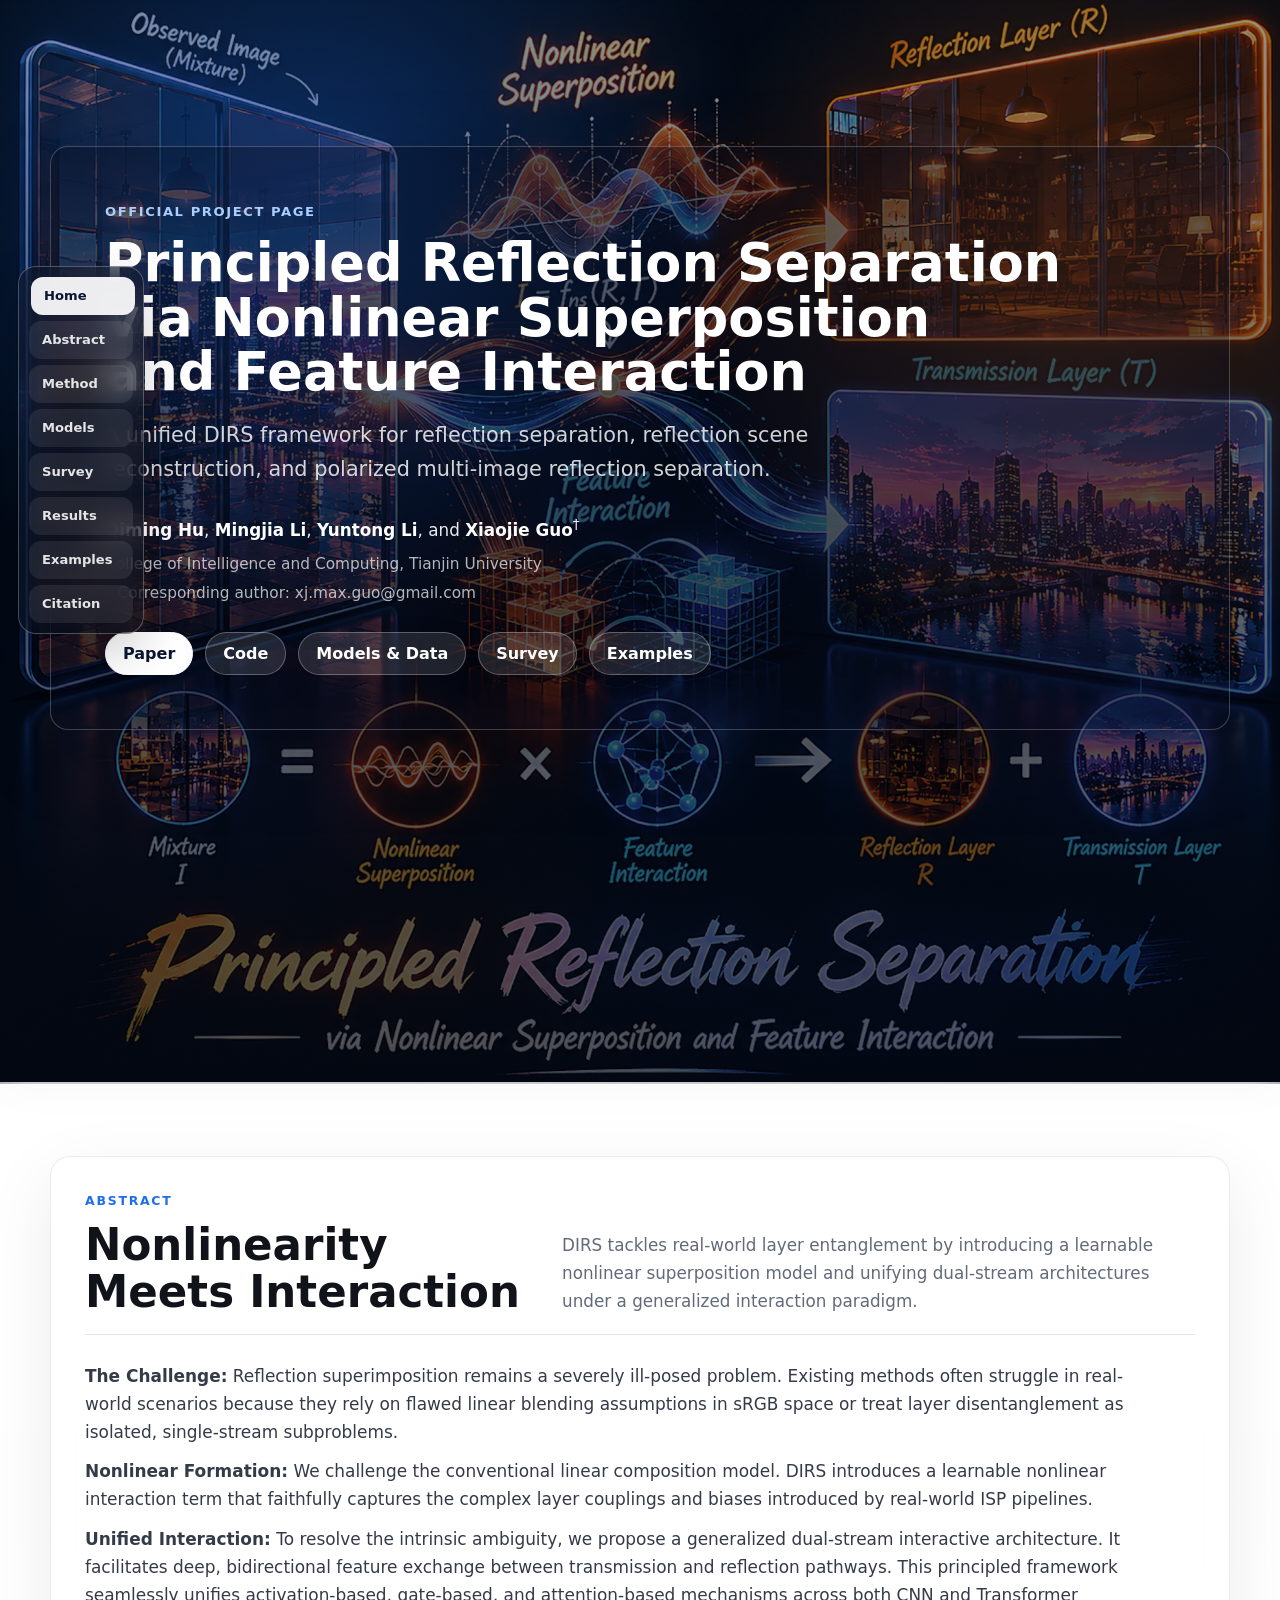
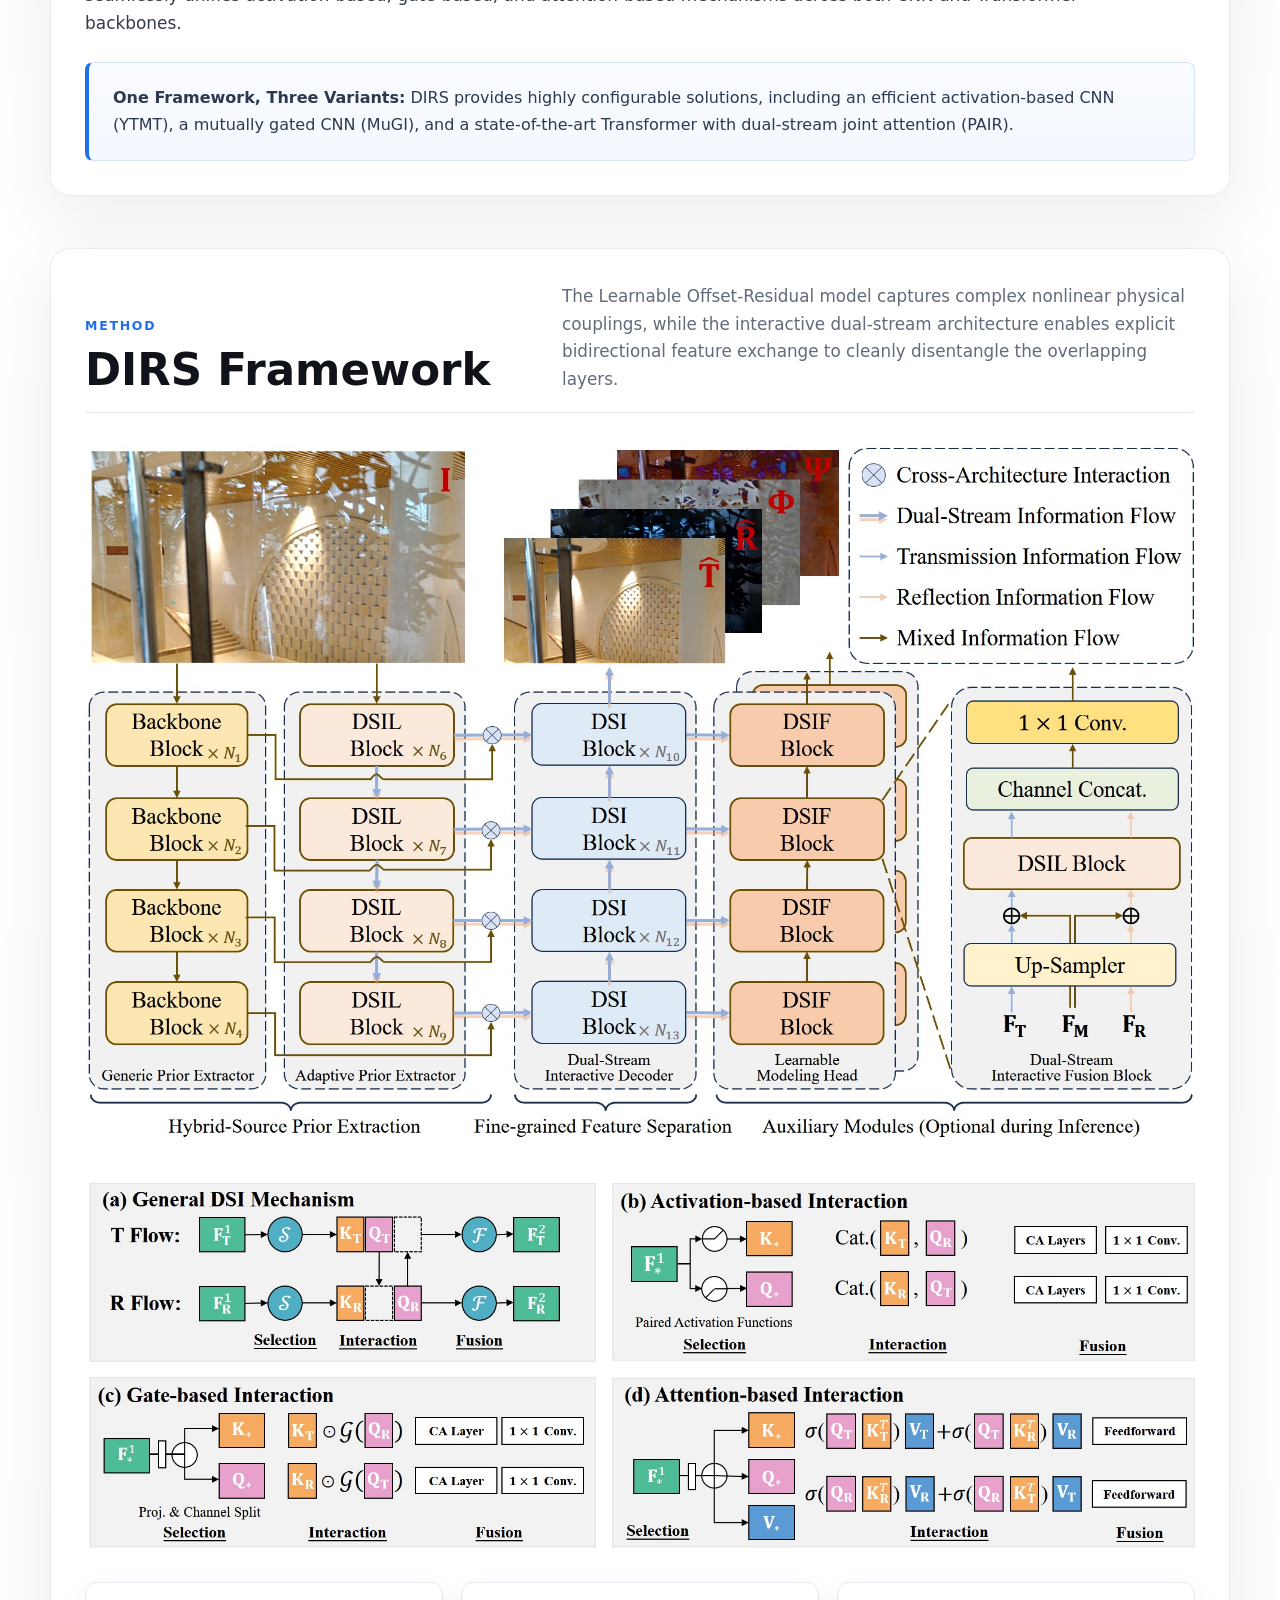
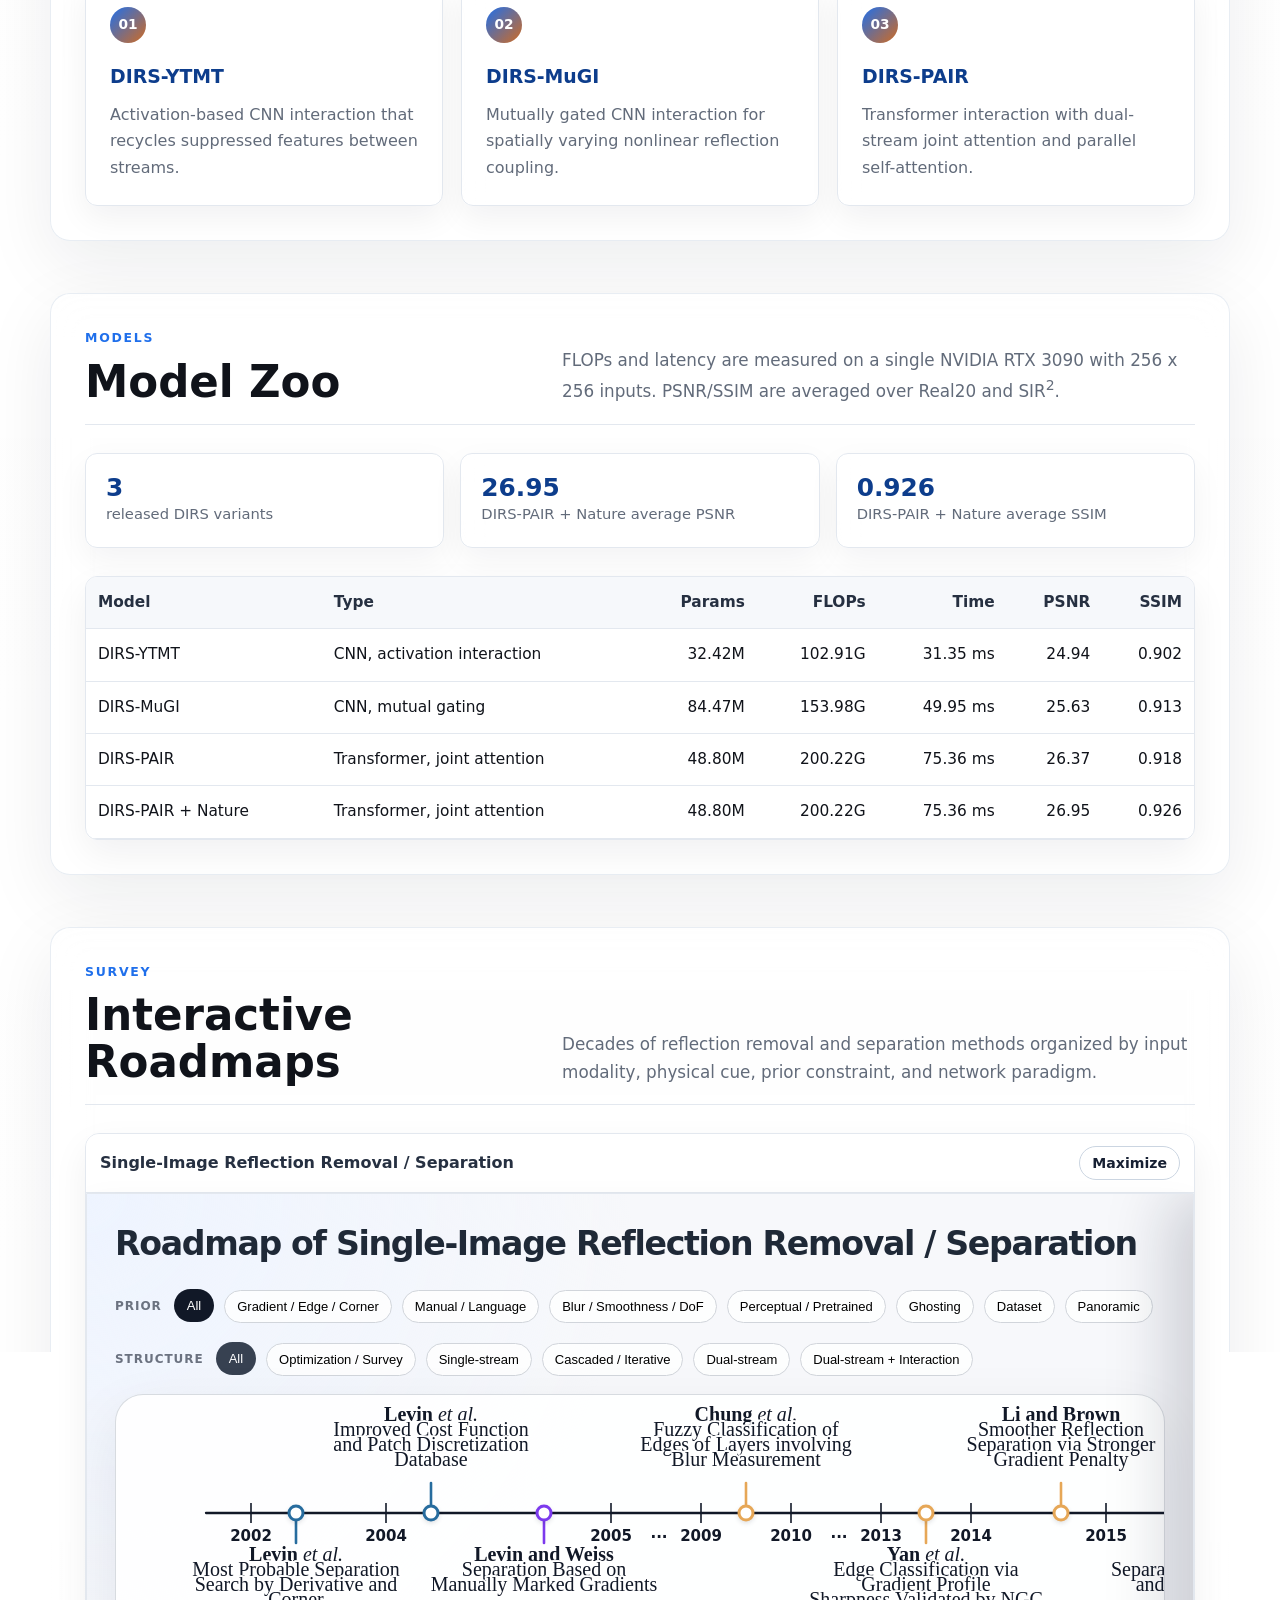
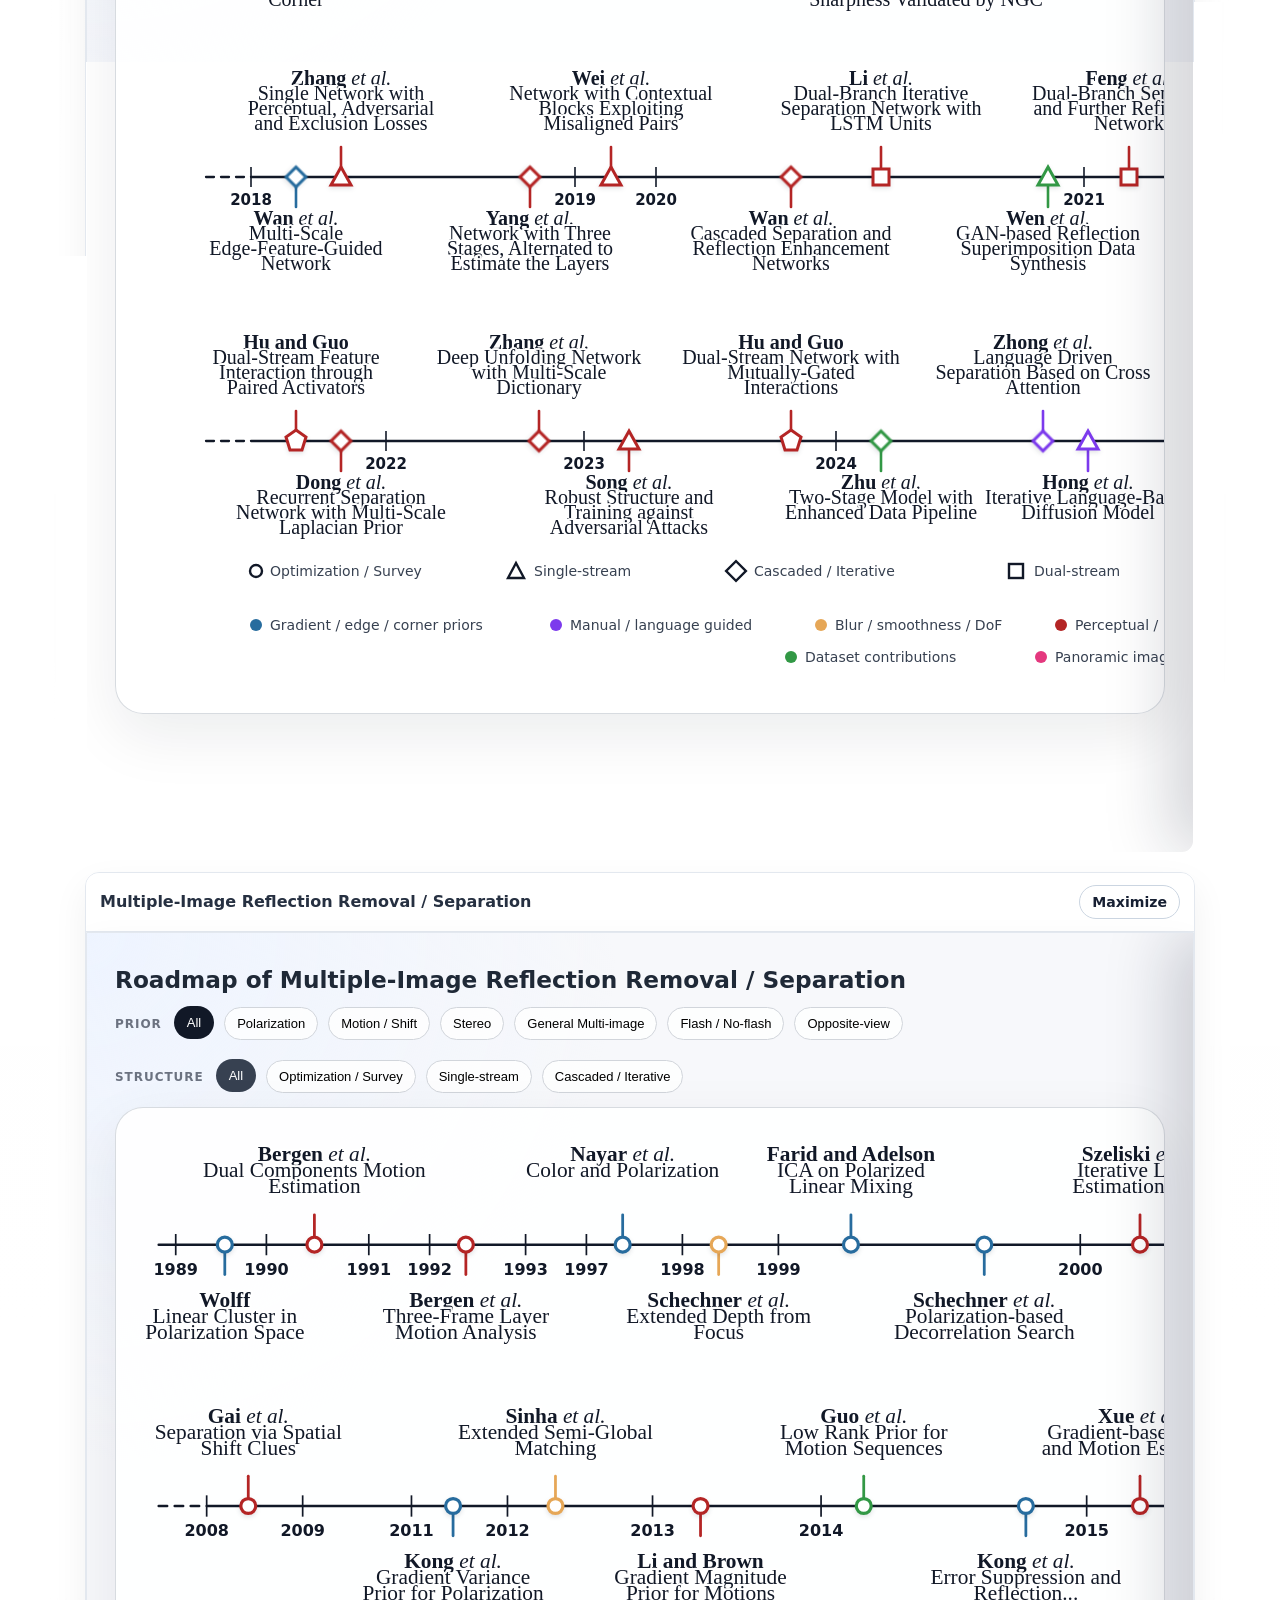
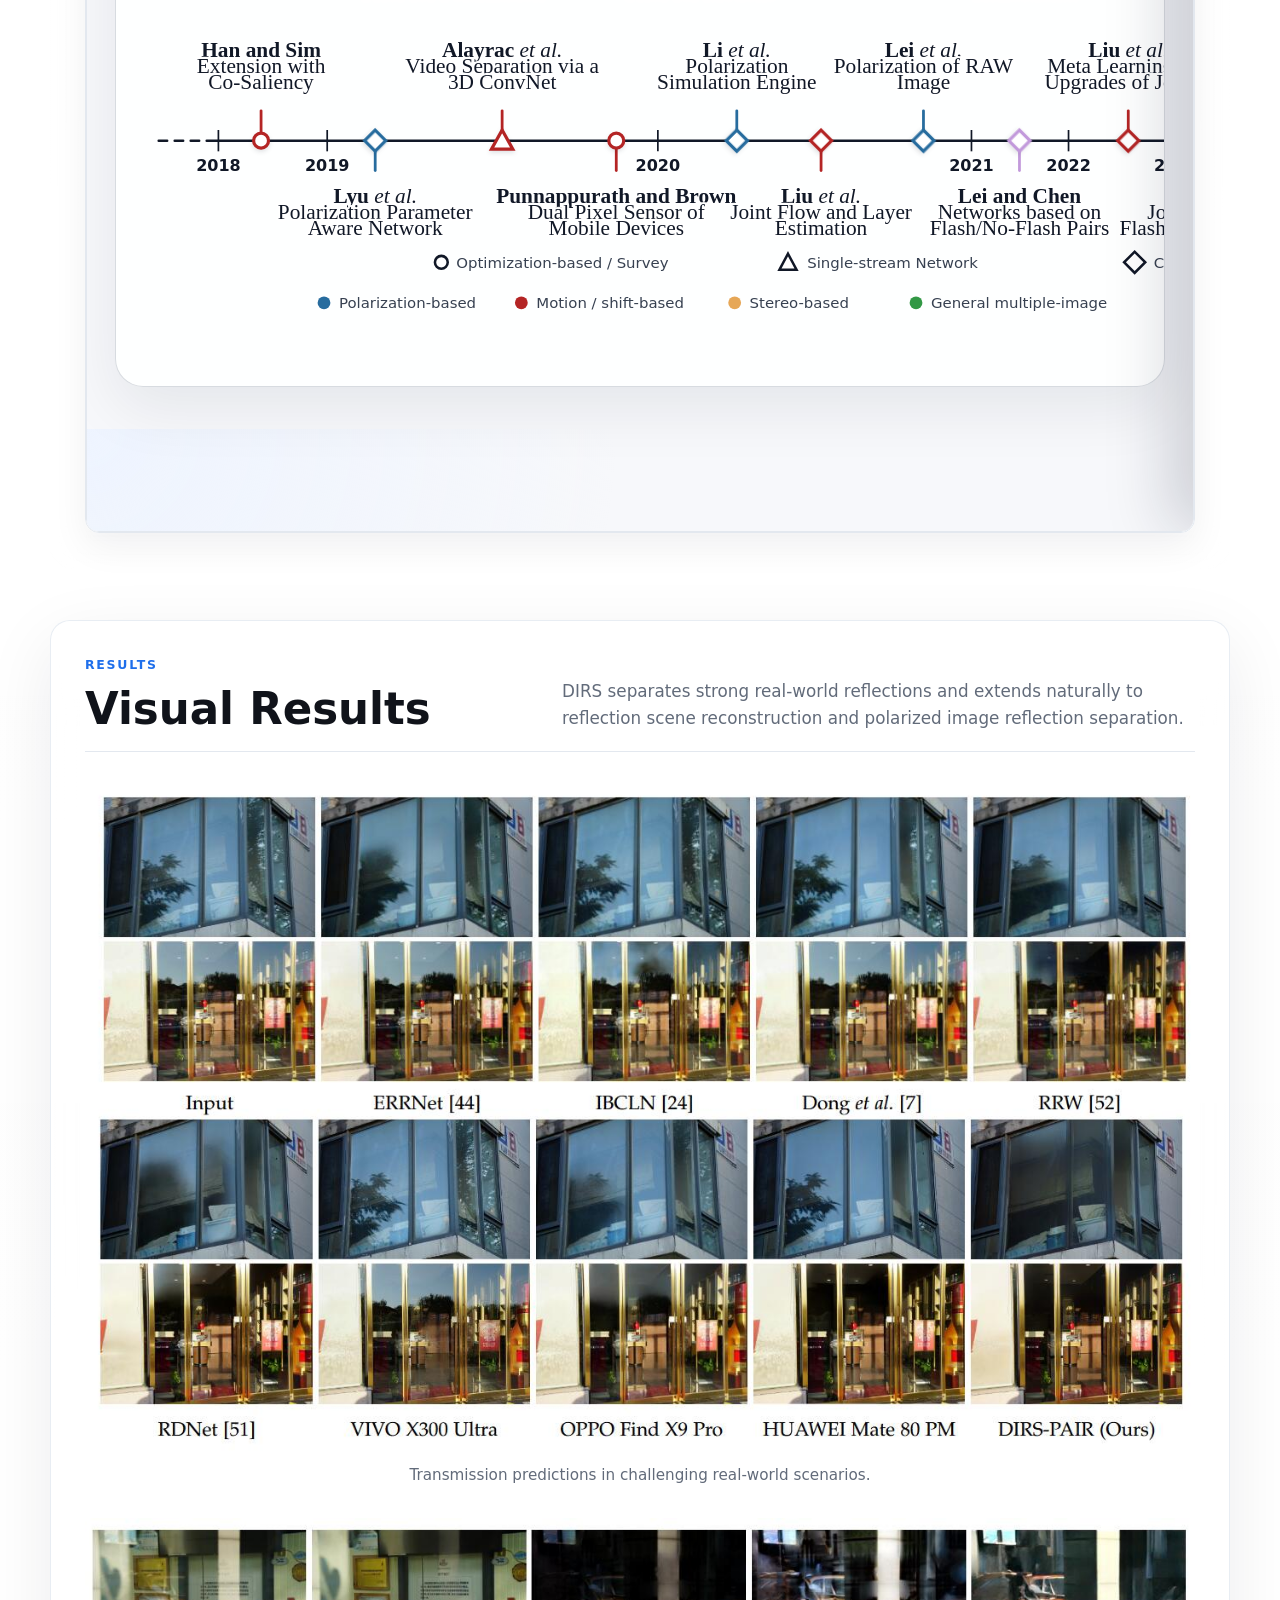
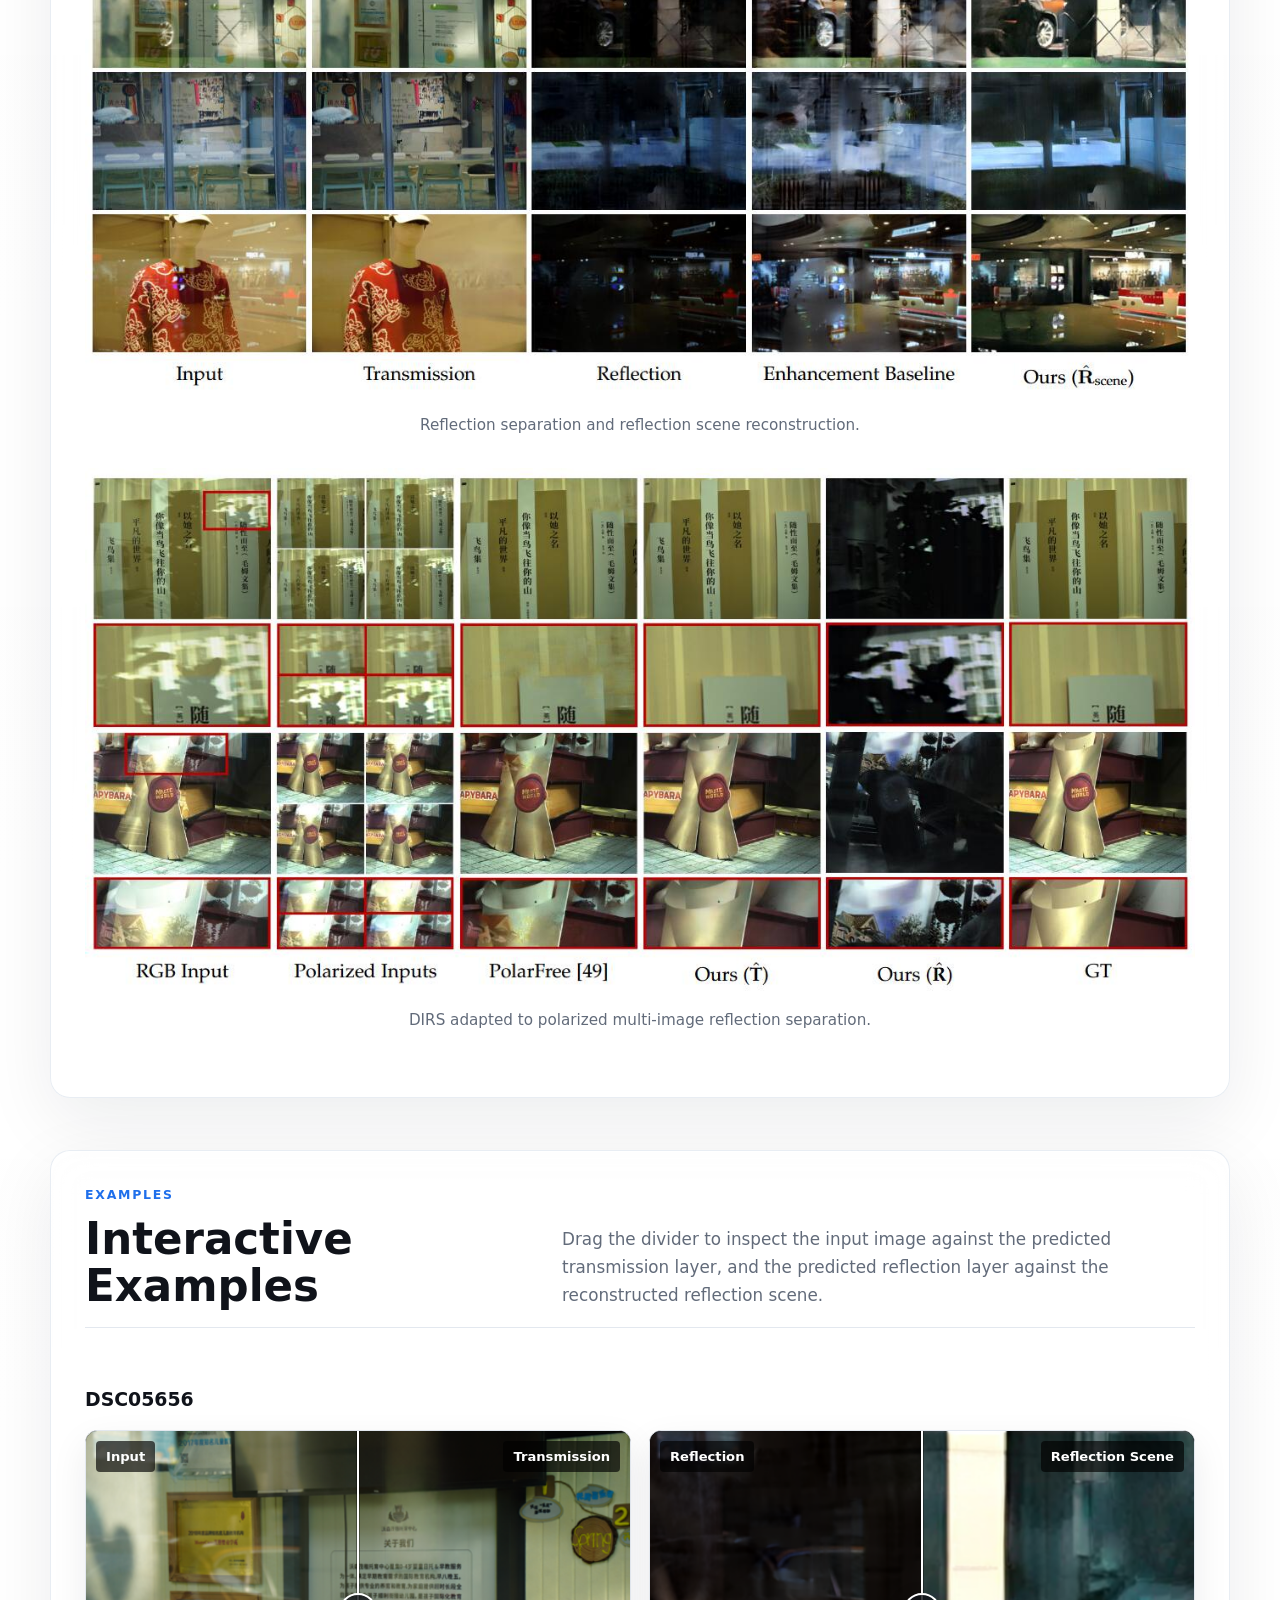
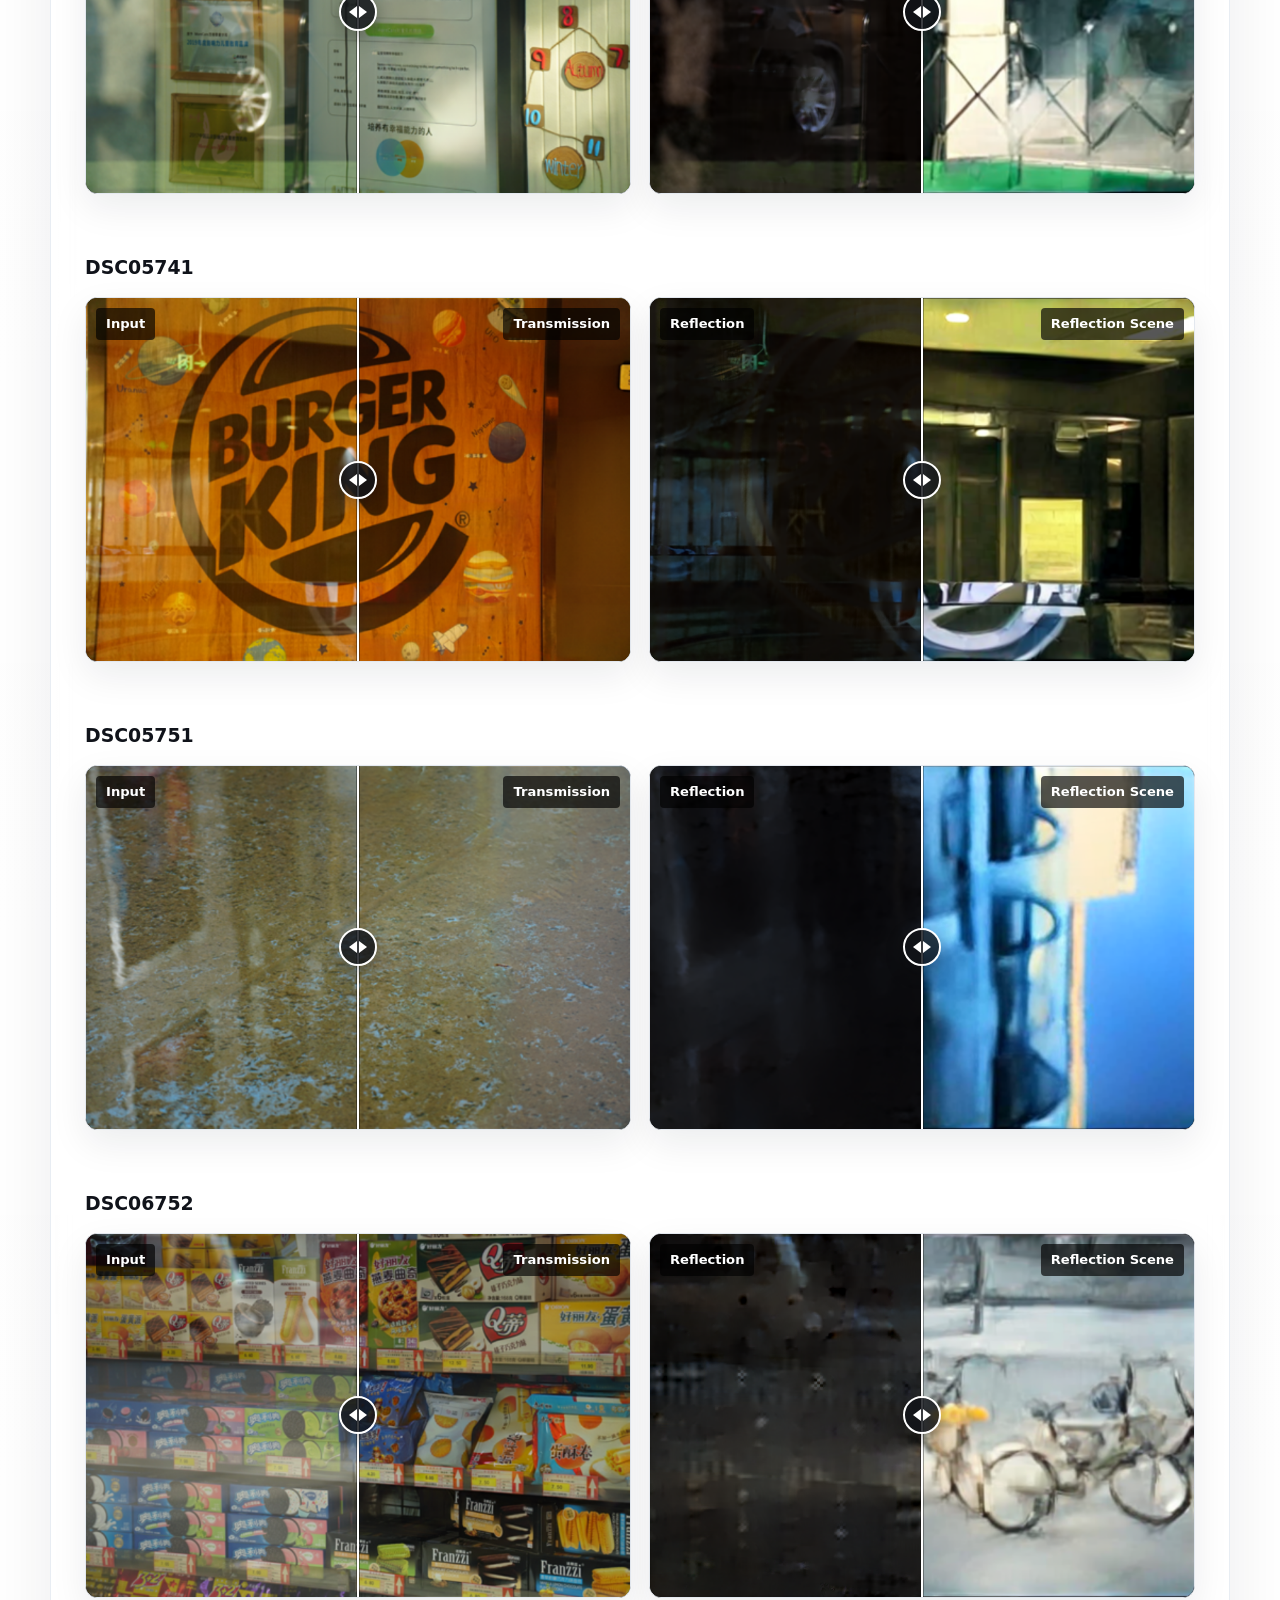
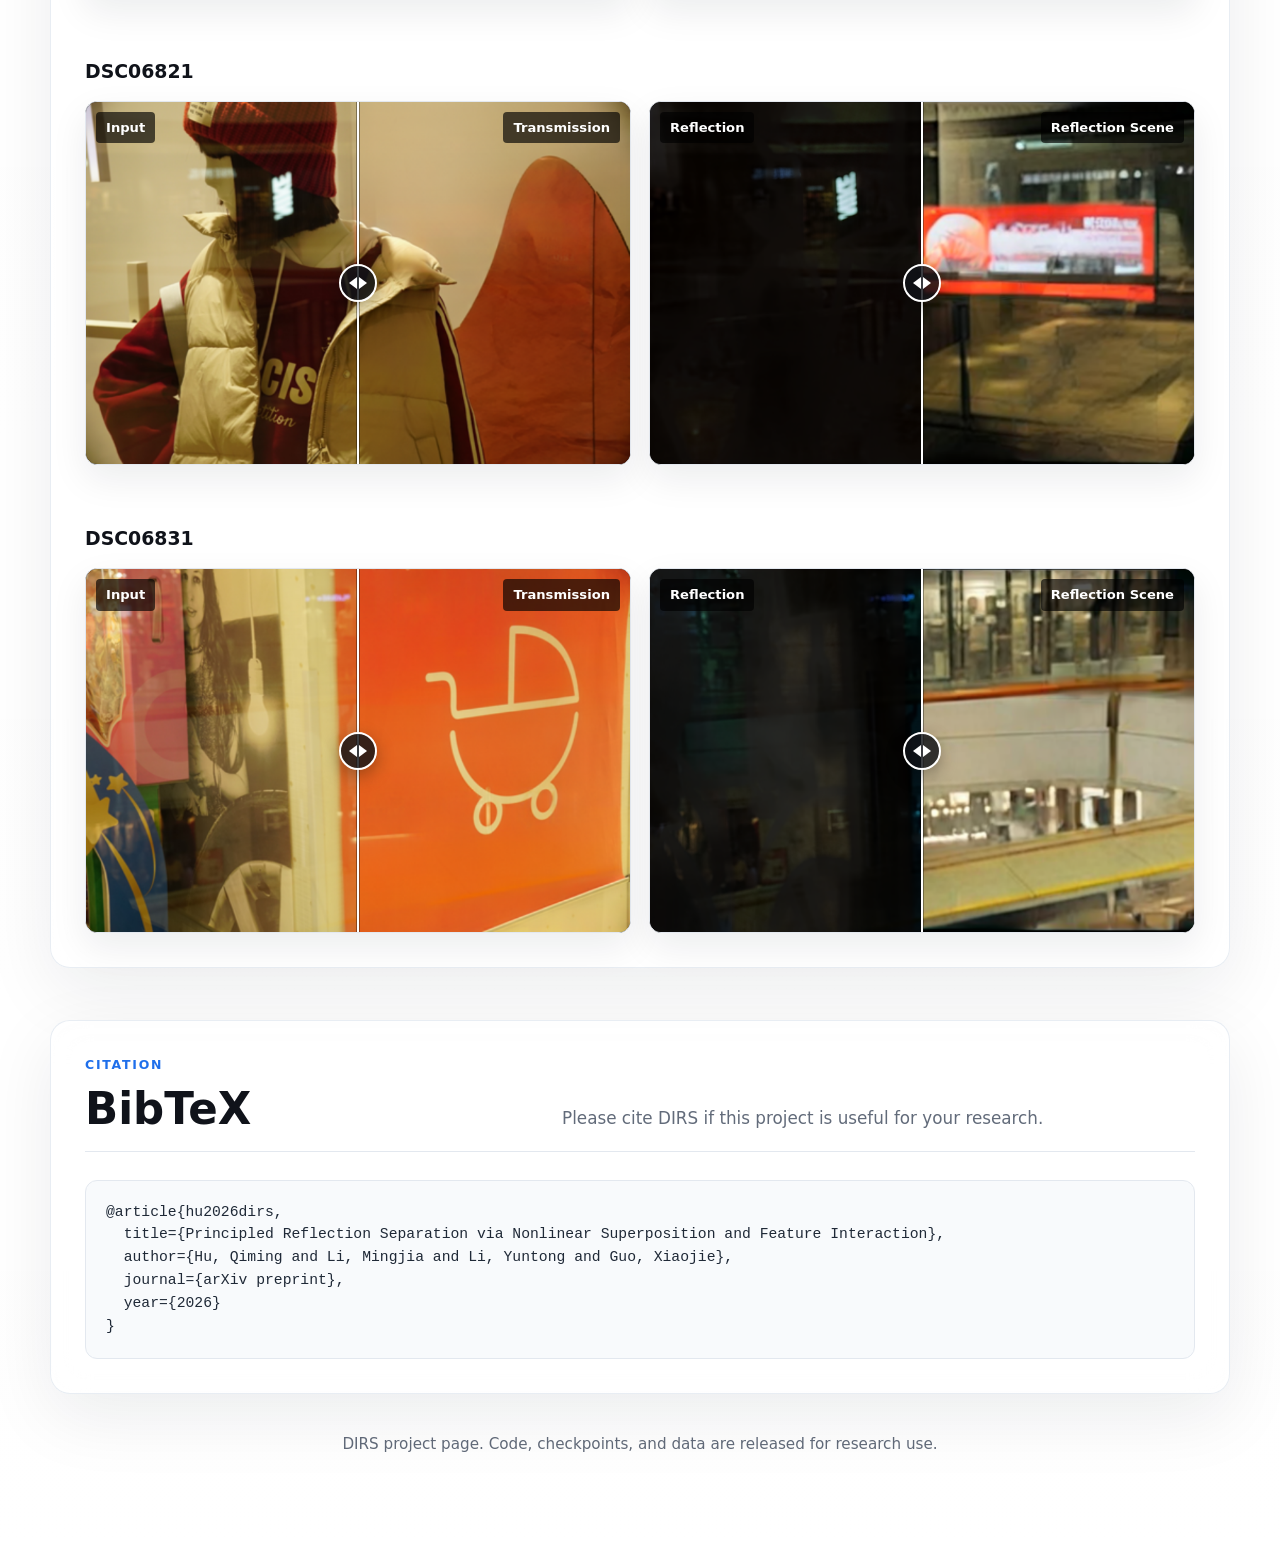
<file: index.html>
<!DOCTYPE html>
<html lang="en">
<head>
  <meta charset="UTF-8">
  <meta name="viewport" content="width=device-width, initial-scale=1.0">
  <title>DIRS: Principled Reflection Separation</title>
  <style>
    :root {
      --ink: #10131a;
      --muted: #626b7a;
      --line: #e3e8ef;
      --paper: #ffffff;
      --soft: #f6f8fb;
      --soft-blue: #eef5ff;
      --accent: #1f6feb;
      --accent-deep: #0d3d8c;
      --orange: #d06b22;
    }

    * {
      box-sizing: border-box;
    }

    html {
      scroll-behavior: smooth;
      background: var(--paper);
    }

    body {
      margin: 0;
      color: var(--ink);
      background: var(--paper);
      font-family: Inter, ui-sans-serif, system-ui, -apple-system, BlinkMacSystemFont, "Segoe UI", Roboto, Helvetica, Arial, sans-serif;
      line-height: 1.65;
    }

    a {
      color: var(--accent);
      text-decoration: none;
    }

    a:hover {
      text-decoration: underline;
    }

    .ambient-bg {
      position: absolute;
      inset: 0;
      z-index: 0;
      overflow: hidden;
      background: var(--paper);
      opacity: 1;
      pointer-events: none;
      transition: opacity 220ms linear;
    }

    .ambient-bg img {
      position: relative;
      z-index: 0;
      display: block;
      width: 100vw;
      max-width: none;
      height: auto;
      min-height: 100vh;
      object-fit: cover;
      object-position: top center;
    }

    .hero-shade {
      position: absolute;
      top: 0;
      left: 0;
      right: 0;
      height: var(--ambient-image-height, 100%);
      z-index: 1;
      background:
        radial-gradient(circle at 24% 18%, rgba(31,111,235,0.34), transparent 34%),
        radial-gradient(circle at 84% 26%, rgba(208,107,34,0.28), transparent 30%),
        linear-gradient(180deg, rgba(3,7,18,0.42), rgba(3,7,18,0.60) 58%, rgba(3,7,18,0.70));
      pointer-events: none;
      transition:
        opacity 780ms cubic-bezier(.22,.61,.36,1),
        filter 780ms cubic-bezier(.22,.61,.36,1);
    }

    body.immersive .hero-shade {
      opacity: 0;
      filter: blur(12px);
    }

    .hero {
      position: relative;
      min-height: var(--hero-scroll-height, 100vh);
      overflow: visible;
      background: var(--paper);
      isolation: isolate;
    }

    .hero::after {
      content: "";
      position: absolute;
      left: 0;
      right: 0;
      bottom: 0;
      height: min(28vh, 260px);
      z-index: 2;
      background: linear-gradient(180deg, rgba(255,255,255,0), var(--paper));
      pointer-events: none;
      opacity: var(--hero-fade-opacity, 0);
      transition: opacity 780ms cubic-bezier(.22,.61,.36,1);
    }

    body.immersive .hero::after {
      opacity: 0;
    }

    .hero-shell {
      position: sticky;
      top: 0;
      z-index: 3;
      width: min(1180px, calc(100% - 40px));
      height: 100vh;
      min-height: 100vh;
      margin: 0 auto;
      display: grid;
      align-items: center;
      padding: 72px 0 96px;
      pointer-events: none;
    }

    .hero-panel {
      width: 100%;
      padding: clamp(24px, 5vw, 54px);
      border: 1px solid rgba(255,255,255,0.22);
      border-radius: 18px;
      color: #fff;
      background: rgba(6, 11, 24, 0.34);
      box-shadow: 0 24px 80px rgba(0, 0, 0, 0.24);
      backdrop-filter: blur(10px);
      pointer-events: auto;
    }

    .content-layer {
      position: relative;
      z-index: 2;
      transition:
        opacity 780ms cubic-bezier(.22,.61,.36,1),
        transform 780ms cubic-bezier(.22,.61,.36,1),
        filter 780ms cubic-bezier(.22,.61,.36,1);
      will-change: opacity, transform, filter;
    }

    .hero-shell.content-layer {
      position: sticky;
      top: 0;
      z-index: 3;
    }

    body.immersive .content-layer {
      opacity: 0;
      transform: translateY(32px) scale(0.985);
      filter: blur(12px) saturate(0.82);
      pointer-events: none;
    }

    .background-toggle-hint {
      position: fixed;
      left: 50%;
      bottom: 26px;
      z-index: 20;
      padding: 8px 13px;
      border-radius: 999px;
      color: rgba(255,255,255,0.78);
      background: rgba(5, 7, 11, 0.34);
      backdrop-filter: blur(12px);
      font-size: 0.78rem;
      opacity: 0;
      transform: translate(-50%, 10px);
      transition: opacity 520ms ease, transform 520ms ease;
      pointer-events: none;
    }

    body.immersive .background-toggle-hint {
      opacity: 1;
      transform: translate(-50%, 0);
    }

    .side-nav {
      position: fixed;
      left: 18px;
      top: 50%;
      z-index: 60;
      display: flex;
      flex-direction: column;
      gap: 6px;
      padding: 10px;
      border: 1px solid rgba(255,255,255,0.26);
      border-radius: 18px;
      background: rgba(7, 12, 26, 0.42);
      box-shadow: 0 18px 46px rgba(0,0,0,0.18);
      backdrop-filter: blur(16px) saturate(1.1);
      transform: translateY(-50%);
      transition: opacity 520ms ease, transform 520ms ease;
    }

    body.immersive .side-nav {
      opacity: 0;
      transform: translate(-18px, -50%);
      pointer-events: none;
    }

    .side-nav a {
      display: flex;
      align-items: center;
      justify-content: flex-start;
      min-width: 104px;
      height: 38px;
      padding: 0 13px;
      border-radius: 12px;
      color: rgba(255,255,255,0.88);
      background: rgba(255,255,255,0.08);
      font-size: 0.82rem;
      font-weight: 800;
      text-decoration: none;
      transition: background 180ms ease, color 180ms ease, transform 180ms ease;
    }

    .side-nav a:hover,
    .side-nav a.active {
      color: #0a1631;
      background: rgba(255,255,255,0.92);
      transform: translateX(2px);
      text-decoration: none;
    }

    .kicker {
      margin: 0 0 14px;
      color: #a9cdfc;
      text-transform: uppercase;
      letter-spacing: 0.12em;
      font-size: 0.82rem;
      font-weight: 800;
    }

    .hero-panel h2 {
      margin: 0 0 18px;
      font-size: clamp(1.9rem, 4.1vw, 3.85rem);
      line-height: 1.04;
      letter-spacing: 0;
      font-weight: 820;
    }

    .hero-panel h2 span {
      display: block;
      white-space: nowrap;
    }

    .subtitle {
      max-width: 850px;
      margin: 0 0 26px;
      color: rgba(255,255,255,0.82);
      font-size: clamp(1.02rem, 2vw, 1.3rem);
    }

    .authors {
      margin: 0 0 8px;
      color: rgba(255,255,255,0.92);
      font-size: 1.05rem;
    }

    .authors a {
      color: #fff;
      font-weight: 720;
    }

    .affiliation {
      margin: 0 0 26px;
      color: rgba(255,255,255,0.70);
      font-size: 0.96rem;
    }

    .affiliation .corresponding {
      display: block;
      margin-top: 4px;
      color: inherit;
      font-size: inherit;
    }

    .links {
      display: flex;
      flex-wrap: wrap;
      gap: 12px;
    }

    .links a {
      display: inline-flex;
      align-items: center;
      min-height: 43px;
      padding: 0 17px;
      border: 1px solid rgba(255,255,255,0.28);
      border-radius: 999px;
      color: #fff;
      background: rgba(255,255,255,0.11);
      font-weight: 760;
      box-shadow: 0 10px 28px rgba(0, 0, 0, 0.18);
    }

    .links a.primary {
      border-color: #fff;
      color: #0a1631;
      background: #fff;
    }

    .page {
      position: relative;
      z-index: 2;
      margin-top: -2px;
      background: linear-gradient(180deg, rgba(255,255,255,0.58), rgba(255,255,255,0.88) 72px, rgba(255,255,255,0.96));
      backdrop-filter: blur(18px) saturate(1.08);
    }

    .container {
      width: min(1180px, calc(100% - 40px));
      margin: 0 auto;
      padding: 74px 0 90px;
    }

    section {
      margin: 52px 0 0;
      padding: 34px;
      border: 1px solid rgba(226, 232, 240, 0.78);
      border-radius: 20px;
      background: rgba(255,255,255,0.70);
      box-shadow: 0 22px 70px rgba(15, 23, 42, 0.08);
      backdrop-filter: blur(18px) saturate(1.08);
    }

    section:first-child {
      margin-top: 0;
    }

    .section-head {
      display: grid;
      grid-template-columns: 0.7fr 1fr;
      gap: 34px;
      align-items: end;
      margin-bottom: 28px;
      padding-bottom: 18px;
      border-bottom: 1px solid var(--line);
    }

    .eyebrow {
      margin: 0 0 10px;
      color: var(--accent);
      text-transform: uppercase;
      letter-spacing: 0.14em;
      font-size: 0.78rem;
      font-weight: 820;
    }

    h2 {
      margin: 0;
      font-size: clamp(1.9rem, 3.4vw, 3rem);
      line-height: 1.08;
      letter-spacing: 0;
    }

    h3 {
      margin: 28px 0 14px;
      font-size: 1.18rem;
      letter-spacing: 0;
    }

    .section-lead {
      margin: 0;
      color: var(--muted);
      font-size: 1.05rem;
    }

    .abstract {
      max-width: 1070px;
      margin: 0 0 12px;
      color: #343b48;
      text-align: left;
      font-size: 1.06rem;
    }

    .callout {
      margin-top: 24px;
      padding: 22px 24px;
      border: 1px solid #d8e4f4;
      border-left: 4px solid var(--accent);
      border-radius: 8px;
      background: linear-gradient(180deg, #f9fbff, #f4f8ff);
      color: #2c3a4f;
    }

    .figure {
      margin: 30px auto;
      text-align: center;
    }

    .figure img {
      display: block;
      max-width: 100%;
      margin: 0 auto;
      border-radius: 12px;
      border: 1px solid var(--line);
      background: #fff;
      box-shadow: 0 16px 42px rgba(15, 23, 42, 0.08);
    }

    .figure.clean img {
      border: 0;
      border-radius: 0;
      box-shadow: none;
    }

    .caption {
      margin-top: 12px;
      color: var(--muted);
      font-size: 0.95rem;
    }

    .method-grid {
      display: grid;
      grid-template-columns: repeat(3, 1fr);
      gap: 18px;
      margin-top: 30px;
    }

    .method-card {
      position: relative;
      overflow: hidden;
      border: 1px solid var(--line);
      border-radius: 12px;
      padding: 24px;
      background: rgba(255,255,255,0.58);
      text-align: left;
      box-shadow: 0 12px 32px rgba(15, 23, 42, 0.06);
      backdrop-filter: blur(14px);
    }

    .method-card::before {
      content: attr(data-step);
      display: inline-grid;
      place-items: center;
      width: 36px;
      height: 36px;
      margin-bottom: 18px;
      border-radius: 50%;
      color: #fff;
      background: linear-gradient(135deg, var(--accent), var(--orange));
      font-weight: 800;
      font-size: 0.86rem;
    }

    .method-card h3 {
      margin: 0 0 10px;
      color: var(--accent-deep);
    }

    .method-card p {
      margin: 0;
      color: var(--muted);
    }

    .metric-strip {
      display: grid;
      grid-template-columns: repeat(3, 1fr);
      gap: 16px;
      margin: 28px 0;
    }

    .metric {
      padding: 20px;
      border-radius: 12px;
      border: 1px solid var(--line);
      background: rgba(255,255,255,0.66);
      box-shadow: 0 12px 32px rgba(15, 23, 42, 0.05);
      backdrop-filter: blur(14px);
    }

    .metric strong {
      display: block;
      color: var(--accent-deep);
      font-size: 1.55rem;
      line-height: 1.1;
    }

    .metric span {
      color: var(--muted);
      font-size: 0.92rem;
    }

    table {
      width: 100%;
      border-collapse: collapse;
      font-size: 0.96rem;
    }

    th, td {
      padding: 13px 12px;
      border-bottom: 1px solid var(--line);
      text-align: left;
      vertical-align: middle;
    }

    th {
      background: var(--soft);
      color: #263041;
      font-weight: 760;
    }

    td.num, th.num {
      text-align: right;
      font-variant-numeric: tabular-nums;
    }

    .table-wrap {
      overflow-x: auto;
      border: 1px solid var(--line);
      border-radius: 12px;
      background: rgba(255,255,255,0.74);
      box-shadow: 0 14px 36px rgba(15, 23, 42, 0.06);
      backdrop-filter: blur(14px);
    }

    .survey-frame {
      width: 100%;
      border: 1px solid var(--line);
      border-radius: 0 0 12px 12px;
      background: rgba(255,255,255,0.74);
      display: block;
      box-shadow: 0 14px 36px rgba(15, 23, 42, 0.06);
      backdrop-filter: blur(14px);
    }

    .roadmap-card {
      position: relative;
      margin-top: 18px;
      border: 1px solid var(--line);
      border-radius: 14px;
      overflow: hidden;
      background: rgba(255,255,255,0.72);
      box-shadow: 0 14px 36px rgba(15, 23, 42, 0.06);
      backdrop-filter: blur(14px);
    }

    .roadmap-bar {
      display: flex;
      align-items: center;
      justify-content: space-between;
      gap: 16px;
      padding: 12px 14px;
      border-bottom: 1px solid var(--line);
      background: rgba(255,255,255,0.66);
    }

    .roadmap-title {
      color: #263041;
      font-weight: 760;
    }

    .roadmap-maximize {
      display: inline-flex;
      align-items: center;
      justify-content: center;
      min-height: 34px;
      padding: 0 12px;
      border: 1px solid #cbd5e1;
      border-radius: 999px;
      color: #172033;
      background: rgba(255,255,255,0.86);
      cursor: pointer;
      font: inherit;
      font-size: 0.88rem;
      font-weight: 760;
    }

    .roadmap-maximize:hover {
      background: #fff;
    }

    .roadmap-card.fullscreen {
      position: fixed;
      inset: 18px;
      z-index: 160;
      display: flex;
      flex-direction: column;
      border-radius: 18px;
      background: rgba(255,255,255,0.94);
    }

    .roadmap-card.fullscreen .survey-frame {
      flex: 1;
      height: auto;
      min-height: 0;
    }

    body.roadmap-open {
      overflow: hidden;
    }

    body.roadmap-open::after {
      content: "";
      position: fixed;
      inset: 0;
      z-index: 120;
      background: rgba(3, 7, 18, 0.58);
      backdrop-filter: blur(10px);
    }

    .survey-frame-main {
      height: 1260px;
    }

    .survey-frame-supplementary {
      height: 1200px;
    }

    .examples-grid {
      display: grid;
      grid-template-columns: 1fr;
      gap: 30px;
    }

    .slider-pair {
      display: grid;
      grid-template-columns: repeat(2, 1fr);
      gap: 18px;
      align-items: start;
    }

    .slider-container {
      position: relative;
      width: 100%;
      border: 1px solid var(--line);
      border-radius: 12px;
      overflow: hidden;
      background: #000;
      box-shadow: 0 14px 36px rgba(15, 23, 42, 0.08);
      backdrop-filter: blur(14px);
      touch-action: none;
      user-select: none;
      -webkit-user-select: none;
    }

    body.dragging-slider,
    body.dragging-slider * {
      user-select: none;
      -webkit-user-select: none;
    }

    .image-wrapper {
      position: relative;
      width: 100%;
      padding-top: 66.66%;
    }

    .image-wrapper img {
      position: absolute;
      inset: 0;
      width: 100%;
      height: 100%;
      object-fit: cover;
      pointer-events: none;
      -webkit-user-drag: none;
    }

    .result-image {
      clip-path: inset(0 0 0 50%);
    }

    .slider-bar {
      position: absolute;
      top: 0;
      bottom: 0;
      left: 50%;
      width: 2px;
      background: #fff;
      transform: translateX(-1px);
      z-index: 10;
      pointer-events: none;
      box-shadow: 0 0 0 1px rgba(0,0,0,0.35);
    }

    .slider-handle {
      position: absolute;
      left: 50%;
      top: 50%;
      width: 38px;
      height: 38px;
      border-radius: 50%;
      border: 2px solid #fff;
      background: rgba(17, 19, 24, 0.82);
      box-shadow: 0 6px 18px rgba(0, 0, 0, 0.32);
      transform: translate(-50%, -50%);
      cursor: ew-resize;
      z-index: 11;
    }

    .slider-handle::before,
    .slider-handle::after {
      content: "";
      position: absolute;
      top: 50%;
      width: 0;
      height: 0;
      border-style: solid;
      transform: translateY(-50%);
    }

    .slider-handle::before {
      left: 8px;
      border-width: 6px 8px 6px 0;
      border-color: transparent #fff transparent transparent;
    }

    .slider-handle::after {
      right: 8px;
      border-width: 6px 0 6px 8px;
      border-color: transparent transparent transparent #fff;
    }

    .image-label {
      position: absolute;
      top: 10px;
      z-index: 5;
      padding: 5px 10px;
      border-radius: 4px;
      color: #fff;
      background: rgba(0,0,0,0.66);
      font-size: 0.82rem;
      font-weight: 720;
    }

    .label-left {
      left: 10px;
    }

    .label-right {
      right: 10px;
    }

    .bibtex {
      margin: 0;
      padding: 20px;
      border: 1px solid var(--line);
      border-radius: 12px;
      background: #f8fafc;
      color: #1f2937;
      white-space: pre-wrap;
      overflow-x: auto;
      font-family: "Cascadia Code", "SFMono-Regular", Consolas, "Liberation Mono", monospace;
      font-size: 0.92rem;
      line-height: 1.55;
    }

    footer {
      padding: 38px 0 0;
      color: var(--muted);
      text-align: center;
      font-size: 0.95rem;
    }

    @media (max-width: 900px) {
      .hero-shell,
      .container {
        width: min(100% - 28px, 1180px);
      }

      .ambient-bg img {
        width: 100%;
        height: var(--mobile-hero-image-height, 145vh);
      }

      .hero-shell {
        height: 100svh;
        min-height: 100svh;
        padding: 68px 0 112px;
      }

      .hero-panel {
        padding: 20px;
        border-radius: 14px;
      }

      .hero-panel h2 {
        font-size: clamp(0.95rem, 4.8vw, 2.75rem);
      }

      .section-head,
      .method-grid,
      .metric-strip,
      .slider-pair {
        grid-template-columns: 1fr;
      }

      section {
        padding: 22px;
        border-radius: 16px;
      }

      .survey-frame-main,
      .survey-frame-supplementary {
        height: 900px;
      }

      .side-nav {
        left: 50%;
        top: auto;
        bottom: 12px;
        flex-direction: row;
        max-width: calc(100% - 24px);
        overflow-x: auto;
        transform: translateX(-50%);
      }

      .side-nav a {
        min-width: auto;
        white-space: nowrap;
      }

      body.immersive .side-nav {
        transform: translate(-50%, 18px);
      }
    }
  </style>
</head>
<body>
  <nav class="side-nav content-layer" aria-label="Section navigation">
    <a href="#hero" data-section="hero" title="Home">Home</a>
    <a href="#abstract" data-section="abstract" title="Abstract">Abstract</a>
    <a href="#method" data-section="method" title="Method">Method</a>
    <a href="#models" data-section="models" title="Models">Models</a>
    <a href="#survey" data-section="survey" title="Survey">Survey</a>
    <a href="#results" data-section="results" title="Results">Results</a>
    <a href="#examples" data-section="examples" title="Examples">Examples</a>
    <a href="#citation" data-section="citation" title="Citation">Citation</a>
  </nav>
  <div id="hero" class="hero">
    <div class="ambient-bg" aria-hidden="true">
      <img src="images/header.png" alt="">
      <div class="hero-shade" aria-hidden="true"></div>
    </div>
    <div class="hero-shell content-layer">
      <header class="hero-panel">
        <p class="kicker">Official Project Page</p>
        <h2>
          <span>Principled Reflection Separation</span>
          <span>via Nonlinear Superposition</span>
          <span>and Feature Interaction</span>
        </h2>
        <p class="subtitle">
          A unified DIRS framework for reflection separation, reflection scene reconstruction,
          and polarized multi-image reflection separation.
        </p>
        <p class="authors">
          <a href="https://scholar.google.com/citations?user=4zasPbwAAAAJ" target="_blank" rel="noreferrer">Qiming Hu</a>,
          <a href="https://mingjia.li" target="_blank" rel="noreferrer">Mingjia Li</a>,
          <a href="https://scholar.google.com/citations?user=Pu7-JBEAAAAJ" target="_blank" rel="noreferrer">Yuntong Li</a>,
          and <a href="https://sites.google.com/view/xjguo/homepage" target="_blank" rel="noreferrer">Xiaojie Guo</a><sup>&dagger;</sup>
        </p>
        <p class="affiliation">
          College of Intelligence and Computing, Tianjin University
          <span class="corresponding">&dagger; Corresponding author: xj.max.guo@gmail.com</span>
        </p>
        <nav class="links" aria-label="Project links">
          <a class="primary" href="https://openreview.net/pdf?id=Shwtw8uV8l" target="_blank" rel="noreferrer">Paper</a>
          <a href="https://github.com/mingcv/DIRS" target="_blank" rel="noreferrer">Code</a>
          <a href="https://huggingface.co/huqiming513/DIRS-Models" target="_blank" rel="noreferrer">Models & Data</a>
          <a href="#survey">Survey</a>
          <a href="#examples">Examples</a>
        </nav>
      </header>
    </div>
  </div>

  <main class="page content-layer">
    <div class="container">
      <section id="abstract">
        <div class="section-head">
          <div>
            <p class="eyebrow">Abstract</p>
            <h2>Nonlinearity Meets Interaction</h2>
          </div>
          <p class="section-lead">
            DIRS tackles real-world layer entanglement by introducing a learnable
            nonlinear superposition model and unifying dual-stream architectures under
            a generalized interaction paradigm.
          </p>
        </div>
        <p class="abstract">
          <strong>The Challenge:</strong> Reflection superimposition remains a severely
          ill-posed problem. Existing methods often struggle in real-world scenarios because
          they rely on flawed linear blending assumptions in sRGB space or treat layer
          disentanglement as isolated, single-stream subproblems.
        </p>
        <p class="abstract">
          <strong>Nonlinear Formation:</strong> We challenge the conventional linear
          composition model. DIRS introduces a learnable nonlinear interaction term that
          faithfully captures the complex layer couplings and biases introduced by real-world
          ISP pipelines.
        </p>
        <p class="abstract">
          <strong>Unified Interaction:</strong> To resolve the intrinsic ambiguity, we
          propose a generalized dual-stream interactive architecture. It facilitates deep,
          bidirectional feature exchange between transmission and reflection pathways. This
          principled framework seamlessly unifies activation-based, gate-based, and
          attention-based mechanisms across both CNN and Transformer backbones.
        </p>
        <div class="callout">
          <strong>One Framework, Three Variants:</strong> DIRS provides highly configurable
          solutions, including an efficient activation-based CNN (YTMT), a mutually gated CNN
          (MuGI), and a state-of-the-art Transformer with dual-stream joint attention (PAIR).
        </div>
      </section>

      <section id="method">
        <div class="section-head">
          <div>
            <p class="eyebrow">Method</p>
            <h2>DIRS Framework</h2>
          </div>
          <p class="section-lead">
            The Learnable Offset-Residual model captures complex nonlinear physical
            couplings, while the interactive dual-stream architecture enables explicit
            bidirectional feature exchange to cleanly disentangle the overlapping layers.
          </p>
        </div>
        <figure class="figure clean">
          <img src="images/fig_arch_dirs.jpg" alt="DIRS architecture overview">
        </figure>
        <figure class="figure clean">
          <img src="images/fig_dsim.jpg" alt="DIRS interaction block designs">
        </figure>

        <div class="method-grid">
          <article class="method-card" data-step="01">
            <h3>DIRS-YTMT</h3>
            <p>Activation-based CNN interaction that recycles suppressed features between streams.</p>
          </article>
          <article class="method-card" data-step="02">
            <h3>DIRS-MuGI</h3>
            <p>Mutually gated CNN interaction for spatially varying nonlinear reflection coupling.</p>
          </article>
          <article class="method-card" data-step="03">
            <h3>DIRS-PAIR</h3>
            <p>Transformer interaction with dual-stream joint attention and parallel self-attention.</p>
          </article>
        </div>
      </section>

      <section id="models">
        <div class="section-head">
          <div>
            <p class="eyebrow">Models</p>
            <h2>Model Zoo</h2>
          </div>
          <p class="section-lead">
            FLOPs and latency are measured on a single NVIDIA RTX 3090 with 256 x 256 inputs.
            PSNR/SSIM are averaged over Real20 and SIR<sup>2</sup>.
          </p>
        </div>
        <div class="metric-strip">
          <div class="metric"><strong>3</strong><span>released DIRS variants</span></div>
          <div class="metric"><strong>26.95</strong><span>DIRS-PAIR + Nature average PSNR</span></div>
          <div class="metric"><strong>0.926</strong><span>DIRS-PAIR + Nature average SSIM</span></div>
        </div>
        <div class="table-wrap">
          <table>
            <thead>
              <tr>
                <th>Model</th>
                <th>Type</th>
                <th class="num">Params</th>
                <th class="num">FLOPs</th>
                <th class="num">Time</th>
                <th class="num">PSNR</th>
                <th class="num">SSIM</th>
              </tr>
            </thead>
            <tbody>
              <tr>
                <td>DIRS-YTMT</td>
                <td>CNN, activation interaction</td>
                <td class="num">32.42M</td>
                <td class="num">102.91G</td>
                <td class="num">31.35 ms</td>
                <td class="num">24.94</td>
                <td class="num">0.902</td>
              </tr>
              <tr>
                <td>DIRS-MuGI</td>
                <td>CNN, mutual gating</td>
                <td class="num">84.47M</td>
                <td class="num">153.98G</td>
                <td class="num">49.95 ms</td>
                <td class="num">25.63</td>
                <td class="num">0.913</td>
              </tr>
              <tr>
                <td>DIRS-PAIR</td>
                <td>Transformer, joint attention</td>
                <td class="num">48.80M</td>
                <td class="num">200.22G</td>
                <td class="num">75.36 ms</td>
                <td class="num">26.37</td>
                <td class="num">0.918</td>
              </tr>
              <tr>
                <td>DIRS-PAIR + Nature</td>
                <td>Transformer, joint attention</td>
                <td class="num">48.80M</td>
                <td class="num">200.22G</td>
                <td class="num">75.36 ms</td>
                <td class="num">26.95</td>
                <td class="num">0.926</td>
              </tr>
            </tbody>
          </table>
        </div>
      </section>

      <section id="survey">
        <div class="section-head">
          <div>
            <p class="eyebrow">Survey</p>
            <h2>Interactive Roadmaps</h2>
          </div>
          <p class="section-lead">
            Decades of reflection removal and separation methods organized by input modality,
            physical cue, prior constraint, and network paradigm.
          </p>
        </div>
        <div class="roadmap-card">
          <div class="roadmap-bar">
            <span class="roadmap-title">Single-Image Reflection Removal / Separation</span>
            <button class="roadmap-maximize" type="button">Maximize</button>
          </div>
          <iframe class="survey-frame survey-frame-main" src="survey/index.html?roadmap=single" title="Interactive survey roadmap of single-image reflection removal methods"></iframe>
        </div>
        <div class="roadmap-card">
          <div class="roadmap-bar">
            <span class="roadmap-title">Multiple-Image Reflection Removal / Separation</span>
            <button class="roadmap-maximize" type="button">Maximize</button>
          </div>
          <iframe class="survey-frame survey-frame-supplementary" src="survey/index.html?roadmap=multiple" title="Interactive supplementary survey roadmap of multiple-image reflection removal methods"></iframe>
        </div>
      </section>

      <section id="results">
        <div class="section-head">
          <div>
            <p class="eyebrow">Results</p>
            <h2>Visual Results</h2>
          </div>
          <p class="section-lead">
            DIRS separates strong real-world reflections and extends naturally to reflection
            scene reconstruction and polarized image reflection separation.
          </p>
        </div>
        <figure class="figure clean">
          <img src="images/fig_realworld.jpg" alt="Real-world reflection separation comparison">
          <figcaption class="caption">Transmission predictions in challenging real-world scenarios.</figcaption>
        </figure>
        <figure class="figure clean">
          <img src="images/fig_refscene.jpg" alt="Reflection scene reconstruction">
          <figcaption class="caption">Reflection separation and reflection scene reconstruction.</figcaption>
        </figure>
        <figure class="figure clean">
          <img src="images/fig_polar.jpg" alt="Polarized reflection separation">
          <figcaption class="caption">DIRS adapted to polarized multi-image reflection separation.</figcaption>
        </figure>
      </section>

      <section id="examples">
        <div class="section-head">
          <div>
            <p class="eyebrow">Examples</p>
            <h2>Interactive Examples</h2>
          </div>
          <p class="section-lead">
            Drag the divider to inspect the input image against the predicted transmission
            layer, and the predicted reflection layer against the reconstructed reflection scene.
          </p>
        </div>

        <div class="examples-grid">
          <article>
            <h3>DSC05656</h3>
            <div class="slider-pair">
              <div class="slider-container" id="slider1">
                <div class="image-wrapper">
                  <img src="images/composite/DSC05656/I_blended.png" alt="Input image DSC05656">
                  <img src="images/composite/DSC05656/T_transmission.png" class="result-image" alt="Transmission layer DSC05656">
                </div>
                <div class="slider-bar"></div>
                <div class="slider-handle"></div>
                <div class="image-label label-left">Input</div>
                <div class="image-label label-right">Transmission</div>
              </div>
              <div class="slider-container" id="slider2">
                <div class="image-wrapper">
                  <img src="images/composite/DSC05656/R_pred_resized.png" alt="Reflection layer DSC05656">
                  <img src="images/composite/DSC05656/R_high_pred.png" class="result-image" alt="Reflection scene DSC05656">
                </div>
                <div class="slider-bar"></div>
                <div class="slider-handle"></div>
                <div class="image-label label-left">Reflection</div>
                <div class="image-label label-right">Reflection Scene</div>
              </div>
            </div>
          </article>

          <article>
            <h3>DSC05741</h3>
            <div class="slider-pair">
              <div class="slider-container" id="slider3">
                <div class="image-wrapper">
                  <img src="images/composite/DSC05741/I_blended.png" alt="Input image DSC05741">
                  <img src="images/composite/DSC05741/T_transmission.png" class="result-image" alt="Transmission layer DSC05741">
                </div>
                <div class="slider-bar"></div>
                <div class="slider-handle"></div>
                <div class="image-label label-left">Input</div>
                <div class="image-label label-right">Transmission</div>
              </div>
              <div class="slider-container" id="slider4">
                <div class="image-wrapper">
                  <img src="images/composite/DSC05741/R_pred_resized.png" alt="Reflection layer DSC05741">
                  <img src="images/composite/DSC05741/R_high_pred.png" class="result-image" alt="Reflection scene DSC05741">
                </div>
                <div class="slider-bar"></div>
                <div class="slider-handle"></div>
                <div class="image-label label-left">Reflection</div>
                <div class="image-label label-right">Reflection Scene</div>
              </div>
            </div>
          </article>

          <article>
            <h3>DSC05751</h3>
            <div class="slider-pair">
              <div class="slider-container" id="slider5">
                <div class="image-wrapper">
                  <img src="images/composite/DSC05751/I_blended.png" alt="Input image DSC05751">
                  <img src="images/composite/DSC05751/T_transmission.png" class="result-image" alt="Transmission layer DSC05751">
                </div>
                <div class="slider-bar"></div>
                <div class="slider-handle"></div>
                <div class="image-label label-left">Input</div>
                <div class="image-label label-right">Transmission</div>
              </div>
              <div class="slider-container" id="slider6">
                <div class="image-wrapper">
                  <img src="images/composite/DSC05751/R_pred_resized.png" alt="Reflection layer DSC05751">
                  <img src="images/composite/DSC05751/R_high_pred.png" class="result-image" alt="Reflection scene DSC05751">
                </div>
                <div class="slider-bar"></div>
                <div class="slider-handle"></div>
                <div class="image-label label-left">Reflection</div>
                <div class="image-label label-right">Reflection Scene</div>
              </div>
            </div>
          </article>

          <article>
            <h3>DSC06752</h3>
            <div class="slider-pair">
              <div class="slider-container" id="slider9">
                <div class="image-wrapper">
                  <img src="images/composite/DSC06752/I_blended.png" alt="Input image DSC06752">
                  <img src="images/composite/DSC06752/T_transmission.png" class="result-image" alt="Transmission layer DSC06752">
                </div>
                <div class="slider-bar"></div>
                <div class="slider-handle"></div>
                <div class="image-label label-left">Input</div>
                <div class="image-label label-right">Transmission</div>
              </div>
              <div class="slider-container" id="slider10">
                <div class="image-wrapper">
                  <img src="images/composite/DSC06752/R_ori_pred.png" alt="Reflection layer DSC06752">
                  <img src="images/composite/DSC06752/R_high_pred.png" class="result-image" alt="Reflection scene DSC06752">
                </div>
                <div class="slider-bar"></div>
                <div class="slider-handle"></div>
                <div class="image-label label-left">Reflection</div>
                <div class="image-label label-right">Reflection Scene</div>
              </div>
            </div>
          </article>

          <article>
            <h3>DSC06821</h3>
            <div class="slider-pair">
              <div class="slider-container" id="slider11">
                <div class="image-wrapper">
                  <img src="images/composite/DSC06821/I_blended.png" alt="Input image DSC06821">
                  <img src="images/composite/DSC06821/T_transmission.png" class="result-image" alt="Transmission layer DSC06821">
                </div>
                <div class="slider-bar"></div>
                <div class="slider-handle"></div>
                <div class="image-label label-left">Input</div>
                <div class="image-label label-right">Transmission</div>
              </div>
              <div class="slider-container" id="slider12">
                <div class="image-wrapper">
                  <img src="images/composite/DSC06821/R_pred_resized.png" alt="Reflection layer DSC06821">
                  <img src="images/composite/DSC06821/R_high_pred.png" class="result-image" alt="Reflection scene DSC06821">
                </div>
                <div class="slider-bar"></div>
                <div class="slider-handle"></div>
                <div class="image-label label-left">Reflection</div>
                <div class="image-label label-right">Reflection Scene</div>
              </div>
            </div>
          </article>

          <article>
            <h3>DSC06831</h3>
            <div class="slider-pair">
              <div class="slider-container" id="slider13">
                <div class="image-wrapper">
                  <img src="images/composite/DSC06831/I_blended.png" alt="Input image DSC06831">
                  <img src="images/composite/DSC06831/T_transmission.png" class="result-image" alt="Transmission layer DSC06831">
                </div>
                <div class="slider-bar"></div>
                <div class="slider-handle"></div>
                <div class="image-label label-left">Input</div>
                <div class="image-label label-right">Transmission</div>
              </div>
              <div class="slider-container" id="slider14">
                <div class="image-wrapper">
                  <img src="images/composite/DSC06831/R_pred_resized.png" alt="Reflection layer DSC06831">
                  <img src="images/composite/DSC06831/R_high_pred.png" class="result-image" alt="Reflection scene DSC06831">
                </div>
                <div class="slider-bar"></div>
                <div class="slider-handle"></div>
                <div class="image-label label-left">Reflection</div>
                <div class="image-label label-right">Reflection Scene</div>
              </div>
            </div>
          </article>
        </div>
      </section>

      <section id="citation">
        <div class="section-head">
          <div>
            <p class="eyebrow">Citation</p>
            <h2>BibTeX</h2>
          </div>
          <p class="section-lead">Please cite DIRS if this project is useful for your research.</p>
        </div>
        <pre class="bibtex">@article{hu2026dirs,
  title={Principled Reflection Separation via Nonlinear Superposition and Feature Interaction},
  author={Hu, Qiming and Li, Mingjia and Li, Yuntong and Guo, Xiaojie},
  journal={arXiv preprint},
  year={2026}
}</pre>
      </section>

      <footer>
        DIRS project page. Code, checkpoints, and data are released for research use.
      </footer>
    </div>
  </main>
  <div class="background-toggle-hint">Click the background to bring the page back</div>

  <script>
    let backgroundHiddenByScroll = false;

    function updateAmbientBackground() {
      const ambient = document.querySelector('.ambient-bg');
      const image = ambient?.querySelector('img');
      const hero = document.getElementById('hero');
      if (!ambient || !image || !hero) return;

      const viewportHeight = window.innerHeight || document.documentElement.clientHeight;
      const imageHeight = Math.max(image.scrollHeight, image.getBoundingClientRect().height);
      const fadeDistance = Math.max(180, Math.min(viewportHeight * 0.45, 420));
      const heroTop = hero.offsetTop;
      const heroHeight = hero.offsetHeight;
      const desiredHeroHeight = Math.max(viewportHeight, imageHeight);
      ambient.style.setProperty('--ambient-image-height', `${Math.ceil(imageHeight)}px`);
      if (Math.abs(heroHeight - desiredHeroHeight) > 1) {
        hero.style.setProperty('--hero-scroll-height', `${Math.ceil(desiredHeroHeight)}px`);
      }
      const currentHeroHeight = Math.max(hero.offsetHeight, desiredHeroHeight);
      const heroEndScroll = Math.max(0, heroTop + currentHeroHeight - viewportHeight);
      const fadeStart = Math.max(0, heroEndScroll - fadeDistance);
      const fadeProgress = Math.min(1, Math.max(0, (window.scrollY - fadeStart) / fadeDistance));

      ambient.style.opacity = '1';
      hero.style.setProperty('--hero-fade-opacity', fadeProgress.toFixed(3));
      backgroundHiddenByScroll = window.scrollY >= heroEndScroll;

      if (backgroundHiddenByScroll && document.body.classList.contains('immersive')) {
        document.body.classList.remove('immersive');
      }
    }

    function clickedBackground(event) {
      if (document.body.classList.contains('roadmap-open')) return false;
      if (backgroundHiddenByScroll) return false;
      if (event.target.closest('a, button, iframe, .side-nav, .roadmap-card, .slider-container')) return false;
      if (document.body.classList.contains('immersive')) return true;
      const pageContent = event.target.closest('.content-layer');
      if (!pageContent) return true;
      const container = event.target.closest('.hero-shell, .container');
      if (!container) return true;
      const rect = container.getBoundingClientRect();
      const gutter = Math.max(0, (window.innerWidth - rect.width) / 2);
      return gutter > 0 && (event.clientX < gutter || event.clientX > window.innerWidth - gutter);
    }

    function initBackgroundToggle() {
      const ambientImage = document.querySelector('.ambient-bg img');
      if (ambientImage) {
        ambientImage.addEventListener('load', updateAmbientBackground, { once: true });
      }
      updateAmbientBackground();
      window.addEventListener('scroll', updateAmbientBackground, { passive: true });
      window.addEventListener('resize', updateAmbientBackground);
      document.addEventListener('click', (event) => {
        if (!clickedBackground(event)) return;
        document.body.classList.toggle('immersive');
      });
    }

    function initRoadmapMaximize() {
      document.querySelectorAll('.roadmap-card').forEach(card => {
        const button = card.querySelector('.roadmap-maximize');
        if (!button) return;
        const placeholder = document.createComment('roadmap-card-placeholder');

        button.addEventListener('click', (event) => {
          event.stopPropagation();
          const open = !card.classList.contains('fullscreen');
          if (open) {
            card.parentNode.insertBefore(placeholder, card);
            document.body.appendChild(card);
            card.classList.add('fullscreen');
          } else {
            placeholder.parentNode.insertBefore(card, placeholder);
            placeholder.remove();
            card.classList.remove('fullscreen');
          }
          document.body.classList.toggle('roadmap-open', open);
          button.textContent = open ? 'Exit' : 'Maximize';
        });
      });

      document.addEventListener('keydown', (event) => {
        if (event.key !== 'Escape') return;
        const open = document.querySelector('.roadmap-card.fullscreen');
        if (!open) return;
        const button = open.querySelector('.roadmap-maximize');
        if (button) button.click();
      });
    }

    function initSideNav() {
      const links = Array.from(document.querySelectorAll('.side-nav a'));
      const sections = links
        .map(link => document.getElementById(link.dataset.section))
        .filter(Boolean);

      function updateActive() {
        const viewportProbe = window.innerHeight * 0.42;
        let active = null;

        sections.forEach(section => {
          const rect = section.getBoundingClientRect();
          if (rect.top <= viewportProbe && rect.bottom > viewportProbe) {
            active = section.id;
          }
        });

        if (!active) {
          const y = window.scrollY + viewportProbe;
          active = sections[0]?.id;
          sections.forEach(section => {
            if (section.offsetTop <= y) {
              active = section.id;
            }
          });
        }

        links.forEach(link => {
          link.classList.toggle('active', link.dataset.section === active);
        });
      }

      updateActive();
      window.addEventListener('scroll', updateActive, { passive: true });
      window.addEventListener('resize', updateActive);
    }

    function initExampleSliders() {
      const containers = Array.from(document.querySelectorAll('.slider-container'));
      let active = null;

      function update(container, x) {
        const bar = container.querySelector('.slider-bar');
        const handle = container.querySelector('.slider-handle');
        const resultImg = container.querySelector('.result-image');
        if (!bar || !handle || !resultImg) return;
        const rect = container.getBoundingClientRect();
        const position = Math.max(0, Math.min(x - rect.left, rect.width));
        const pct = (position / rect.width) * 100;

        bar.style.left = `${pct}%`;
        handle.style.left = `${pct}%`;
        resultImg.style.clipPath = `inset(0 0 0 ${pct}%)`;
      }

      function clientX(event) {
        return event.touches ? event.touches[0].clientX : event.clientX;
      }

      function startDrag(event) {
        event.preventDefault();
        active = event.currentTarget;
        document.body.classList.add('dragging-slider');
        update(active, clientX(event));
      }

      function stopDrag() {
        active = null;
        document.body.classList.remove('dragging-slider');
      }

      function onDrag(event) {
        if (!active) return;
        event.preventDefault();
        update(active, clientX(event));
      }

      containers.forEach(container => {
        container.addEventListener('mousedown', startDrag);
        container.addEventListener('touchstart', startDrag, { passive: false });
      });

      document.addEventListener('mousemove', onDrag);
      document.addEventListener('mouseup', stopDrag);
      document.addEventListener('touchmove', onDrag, { passive: false });
      document.addEventListener('touchend', stopDrag);
    }

    document.addEventListener('DOMContentLoaded', () => {
      initBackgroundToggle();
      initRoadmapMaximize();
      initSideNav();
      initExampleSliders();
    });
  </script>
</body>
</html>
</file>
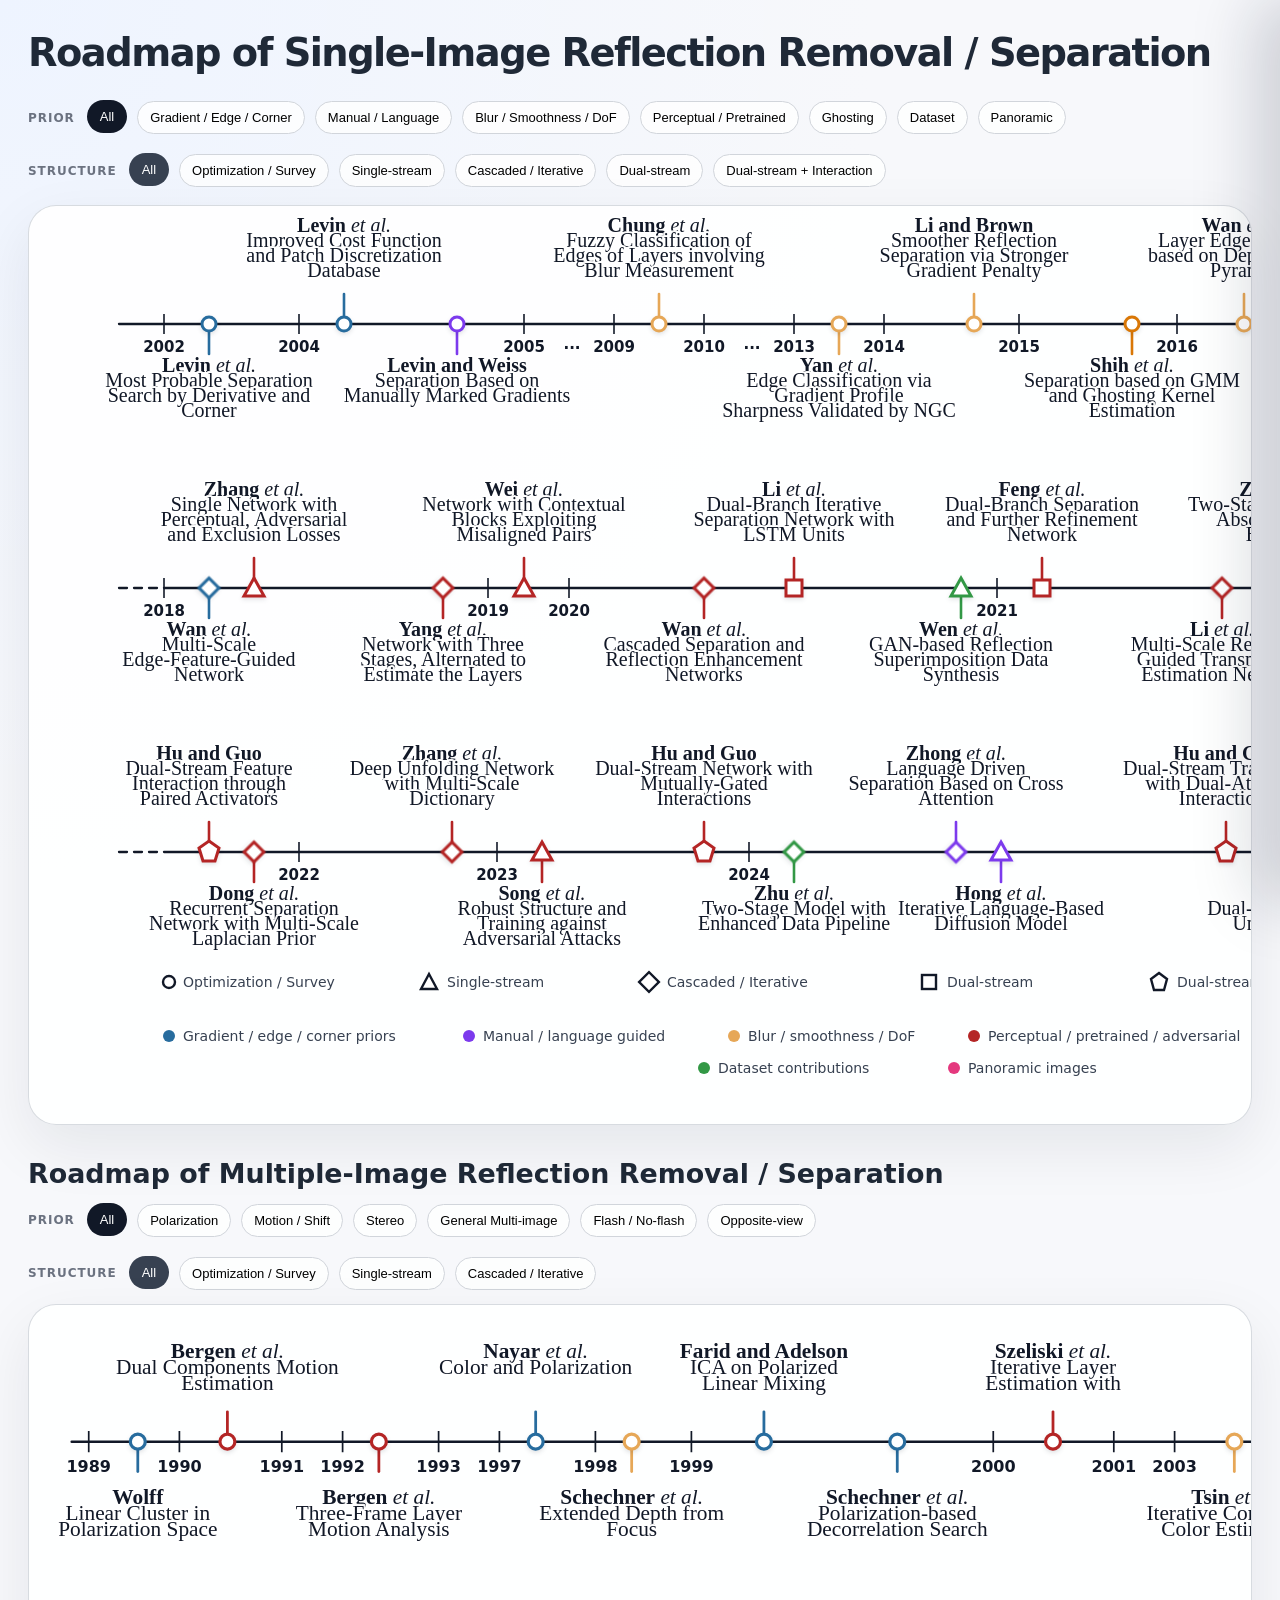
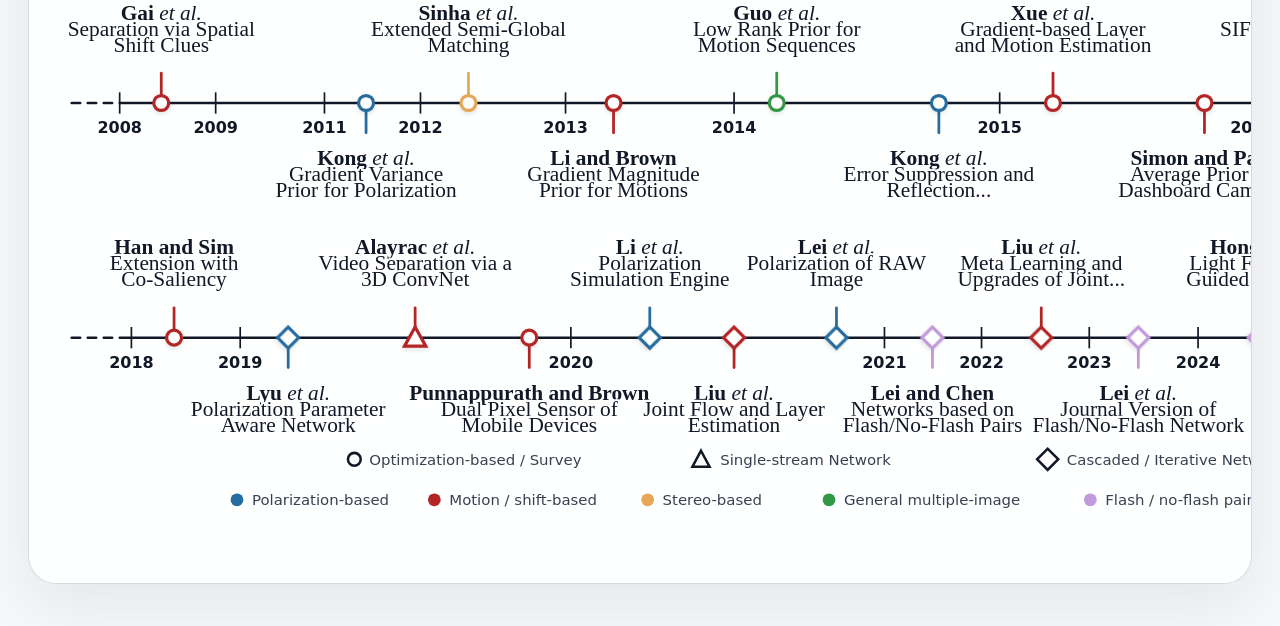
<file: survey/index.html>
<!DOCTYPE html>
<html lang="zh-CN">
<head>
  <meta charset="UTF-8" />
  <meta name="viewport" content="width=device-width, initial-scale=1.0" />
  <title>Interactive Roadmap of Reflection Removal</title>
  <link rel="stylesheet" href="assets/styles.css" />
</head>
<body>
  <header data-roadmap-section="single">
    <h1>Roadmap of Single-Image Reflection Removal / Separation</h1>
  </header>

  <section class="toolbar" aria-label="Filter single-image timeline" data-roadmap-filter="single" data-roadmap-section="single">
    <span class="filter-label">Prior</span>
    <button class="chip active" data-filter-type="prior" data-filter="all">All</button>
    <button class="chip" data-filter-type="prior" data-filter="gradient">Gradient / Edge / Corner</button>
    <button class="chip" data-filter-type="prior" data-filter="manual">Manual / Language</button>
    <button class="chip" data-filter-type="prior" data-filter="smooth">Blur / Smoothness / DoF</button>
    <button class="chip" data-filter-type="prior" data-filter="deep">Perceptual / Pretrained</button>
    <button class="chip" data-filter-type="prior" data-filter="ghosting">Ghosting</button>
    <button class="chip" data-filter-type="prior" data-filter="data">Dataset</button>
    <button class="chip" data-filter-type="prior" data-filter="pano">Panoramic</button>

    <span class="filter-break"></span>
    <span class="filter-label">Structure</span>
    <button class="chip active" data-filter-type="structure" data-filter="all">All</button>
    <button class="chip" data-filter-type="structure" data-filter="circle">Optimization / Survey</button>
    <button class="chip" data-filter-type="structure" data-filter="triangle">Single-stream</button>
    <button class="chip" data-filter-type="structure" data-filter="diamond">Cascaded / Iterative</button>
    <button class="chip" data-filter-type="structure" data-filter="rect">Dual-stream</button>
    <button class="chip" data-filter-type="structure" data-filter="pentagon">Dual-stream + Interaction</button>
  </section>

  <main class="wrap">
    <section class="timeline-card single-roadmap" data-roadmap-section="single">
      <div class="stage" id="singleStage">
        <!-- This figure is redrawn from main.tex survey timeline2. Literature metadata is stored in data/roadmaps.json. -->
        <svg id="singleTimeline" viewBox="0 0 1640 900" role="img" aria-label="Single-image reflection removal timeline">
          <defs>
            <marker id="singleArrow" markerWidth="10" markerHeight="10" refX="8" refY="5" orient="auto" markerUnits="strokeWidth">
              <path d="M0,0 L10,5 L0,10 z" fill="#111827"></path>
            </marker>
          </defs>

          <g id="singleAxes"></g>
          <g id="singlePapers"></g>

          <g class="legend" transform="translate(820 776)">
            <g transform="translate(-690 0)"><circle r="6" fill="white" stroke="#111827" stroke-width="2.4"></circle><text x="14" y="5">Optimization / Survey</text></g>
            <g transform="translate(-430 0)"><path d="M0,-8 L8,7 L-8,7 Z" fill="white" stroke="#111827" stroke-width="2.4"></path><text x="18" y="5">Single-stream</text></g>
            <g transform="translate(-210 0)"><rect x="-7" y="-7" width="14" height="14" transform="rotate(45)" fill="white" stroke="#111827" stroke-width="2.4"></rect><text x="18" y="5">Cascaded / Iterative</text></g>
            <g transform="translate(70 0)"><rect x="-7" y="-7" width="14" height="14" fill="white" stroke="#111827" stroke-width="2.4"></rect><text x="18" y="5">Dual-stream</text></g>
            <g transform="translate(300 0)"><path d="M0,-9 L8,-3 L5,8 L-5,8 L-8,-3 Z" fill="white" stroke="#111827" stroke-width="2.4"></path><text x="18" y="5">Dual-stream with feature interactions</text></g>
          </g>

          <g class="legend" transform="translate(820 830)">
            <g transform="translate(-690 0)"><circle r="6" class="legend-color single-gradient"></circle><text x="14" y="5">Gradient / edge / corner priors</text></g>
            <g transform="translate(-390 0)"><circle r="6" class="legend-color single-manual"></circle><text x="14" y="5">Manual / language guided</text></g>
            <g transform="translate(-125 0)"><circle r="6" class="legend-color single-smooth"></circle><text x="14" y="5">Blur / smoothness / DoF</text></g>
            <g transform="translate(115 0)"><circle r="6" class="legend-color single-deep"></circle><text x="14" y="5">Perceptual / pretrained / adversarial</text></g>
            <g transform="translate(465 0)"><circle r="6" class="legend-color single-ghosting"></circle><text x="14" y="5">Ghosting clues</text></g>
          </g>

          <g class="legend" transform="translate(820 862)">
            <g transform="translate(-155 0)"><circle r="6" class="legend-color single-data"></circle><text x="14" y="5">Dataset contributions</text></g>
            <g transform="translate(95 0)"><circle r="6" class="legend-color single-pano"></circle><text x="14" y="5">Panoramic images</text></g>
          </g>
        </svg>
      </div>
    </section>

    <section class="timeline-section-title" aria-labelledby="singleRoadmapTitle" data-roadmap-section="multiple">
      <h2 id="singleRoadmapTitle">Roadmap of Multiple-Image Reflection Removal / Separation</h2>
    </section>

    <section class="toolbar inline-toolbar" aria-label="Filter multiple-image timeline" data-roadmap-filter="multiple" data-roadmap-section="multiple">
      <span class="filter-label">Prior</span>
      <button class="chip active" data-filter-type="prior" data-filter="all">All</button>
      <button class="chip" data-filter-type="prior" data-filter="polarization">Polarization</button>
      <button class="chip" data-filter-type="prior" data-filter="motion">Motion / Shift</button>
      <button class="chip" data-filter-type="prior" data-filter="stereo">Stereo</button>
      <button class="chip" data-filter-type="prior" data-filter="general">General Multi-image</button>
      <button class="chip" data-filter-type="prior" data-filter="flash">Flash / No-flash</button>
      <button class="chip" data-filter-type="prior" data-filter="opposite">Opposite-view</button>

      <span class="filter-break"></span>
      <span class="filter-label">Structure</span>
      <button class="chip active" data-filter-type="structure" data-filter="all">All</button>
      <button class="chip" data-filter-type="structure" data-filter="circle">Optimization / Survey</button>
      <button class="chip" data-filter-type="structure" data-filter="triangle">Single-stream</button>
      <button class="chip" data-filter-type="structure" data-filter="diamond">Cascaded / Iterative</button>
    </section>

    <section class="timeline-card" data-roadmap-section="multiple">
      <div class="stage" id="stage">
        <!-- viewBox controls the internal coordinate system: width=1500, height=760. Keep it aligned with SVG layout coordinates. -->
        <svg id="timeline" viewBox="0 0 1500 760" role="img" aria-label="Interactive reflection removal timeline">
          <defs>
            <marker id="arrow" markerWidth="10" markerHeight="10" refX="8" refY="5" orient="auto" markerUnits="strokeWidth">
              <path d="M0,0 L10,5 L0,10 z" fill="#111827"></path>
            </marker>
          </defs>

          <g id="axes"></g>
          <g id="papers"></g>

          <!-- Shape legend position. Outer translate(x y): move the whole row; inner translate(x 0): adjust spacing between items. -->
          <g class="legend" transform="translate(750 684)">
            <g transform="translate(-445 0)"><circle r="6" fill="white" stroke="#111827" stroke-width="2.4"></circle><text x="14" y="5">Optimization-based / Survey</text></g>
            <g transform="translate(-120 0)"><path d="M0,-8 L8,7 L-8,7 Z" fill="white" stroke="#111827" stroke-width="2.4"></path><text x="18" y="5">Single-stream Network</text></g>
            <g transform="translate(205 0)"><rect x="-7" y="-7" width="14" height="14" transform="rotate(45)" fill="white" stroke="#111827" stroke-width="2.4"></rect><text x="18" y="5">Cascaded / Iterative Network</text></g>
          </g>

          <!-- Color legend position. Outer translate(x y): move the whole row; inner translate(x 0): adjust spacing between color items. -->
          <g class="legend" transform="translate(750 722)">
            <g transform="translate(-555 0)"><circle r="6" class="legend-color category-polarization"></circle><text x="14" y="5">Polarization-based</text></g>
            <g transform="translate(-370 0)"><circle r="6" class="legend-color category-motion"></circle><text x="14" y="5">Motion / shift-based</text></g>
            <g transform="translate(-170 0)"><circle r="6" class="legend-color category-stereo"></circle><text x="14" y="5">Stereo-based</text></g>
            <g transform="translate(0 0)"><circle r="6" class="legend-color category-general"></circle><text x="14" y="5">General multiple-image</text></g>
            <g transform="translate(245 0)"><circle r="6" class="legend-color category-flash"></circle><text x="14" y="5">Flash / no-flash pair</text></g>
            <g transform="translate(455 0)"><circle r="6" class="legend-color category-opposite"></circle><text x="14" y="5">Paired reflection scene indicators</text></g>
          </g>
        </svg>
      </div>
    </section>
  </main>

  <aside id="detailsDrawer" class="details-drawer" aria-hidden="true" aria-label="Paper details">
    <div class="drawer-inner" id="drawerContent"></div>
  </aside>

  <aside id="tooltip" class="tooltip" aria-hidden="true"></aside>

  <script src="data/roadmaps.js"></script>
  <script src="assets/app.js" defer></script>
</body>
</html>
</file>
<file: survey/assets/styles.css>
:root {
  /* Page theme colors. */
  --bg: #f7f8fb;
  --panel: #ffffff;
  --text: #1f2937;
  --muted: #6b7280;
  --line: #111827;

  /* Multiple-image prior colors. Change these six values to update nodes, prior tabs, tooltips, and color legend together. */
  --category-polarization: #276c9e;
  --category-motion: #b42525;
  --category-stereo: #e6a757;
  --category-general: #329845;
  --category-flash: #c299db;
  --category-opposite: #3cb4b4;

  /* Single-image prior colors. Change these values to update its nodes, prior tabs, and color legend together. */
  --single-category-gradient: #276c9e;
  --single-category-manual: #7c3aed;
  --single-category-smooth: #e6a757;
  --single-category-deep: #b42525;
  --single-category-ghosting: #d97706;
  --single-category-data: #329845;
  --single-category-pano: #e4387e;

  --shadow: 0 18px 40px rgba(15, 23, 42, 0.18);

  /* Overall page content width: affects header, filter tabs, and timeline card container. */
  --content-width: 1720px;
}

* {
  box-sizing: border-box;
}

[hidden] {
  display: none !important;
}

body {
  margin: 0;
  font-family: Inter, ui-sans-serif, system-ui, -apple-system, BlinkMacSystemFont, "Segoe UI", sans-serif;
  background: radial-gradient(circle at top left, #eef4ff 0, transparent 34%), var(--bg);
  color: var(--text);
}

header,
.toolbar,
.wrap {
  transition: transform 260ms ease;
}

body.drawer-open header,
body.drawer-open .toolbar,
body.drawer-open .wrap {
  transform: translateX(-260px);
}

header {
  max-width: var(--content-width);
  margin: 0 auto;
  padding: 32px 28px 12px;
}

h1 {
  margin: 0;
  /* Main title font size: min / responsive / max. */
  font-size: clamp(24px, 3vw, 40px);
  letter-spacing: -0.04em;
  line-height: 1.08;
}

.toolbar {
  max-width: var(--content-width);
  margin: 0 auto;
  padding: 16px 28px 0;
  display: flex;
  flex-wrap: wrap;
  /* Gap between filter tabs. */
  gap: 10px;
  align-items: center;
}

.inline-toolbar {
  margin: 0 -28px 14px;
  padding-top: 0;
}

.filter-label {
  color: var(--muted);
  font-size: 12px;
  font-weight: 800;
  letter-spacing: 0.08em;
  margin-right: 2px;
  text-transform: uppercase;
}

.filter-break {
  flex-basis: 100%;
  height: 0;
}

.chip {
  border: 1px solid #d1d5db;
  background: rgba(255, 255, 255, 0.82);
  border-radius: 999px;
  padding: 8px 12px;
  /* Filter tab font size. */
  font-size: 13px;
  cursor: pointer;
  transition: 160ms ease;
  user-select: none;
}

.chip:hover,
.chip.active {
  color: white;
  border-color: transparent;
  transform: translateY(-1px);
}

.chip[data-filter="all"].active { background: #111827; }
.chip[data-filter="polarization"].active, .chip[data-filter="polarization"]:hover { background: var(--category-polarization); }
.chip[data-filter="motion"].active, .chip[data-filter="motion"]:hover { background: var(--category-motion); }
.chip[data-filter="stereo"].active, .chip[data-filter="stereo"]:hover { background: var(--category-stereo); }
.chip[data-filter="general"].active, .chip[data-filter="general"]:hover { background: var(--category-general); }
.chip[data-filter="flash"].active, .chip[data-filter="flash"]:hover { background: var(--category-flash); }
.chip[data-filter="opposite"].active, .chip[data-filter="opposite"]:hover { background: var(--category-opposite); }
.chip[data-filter="gradient"].active, .chip[data-filter="gradient"]:hover { background: var(--single-category-gradient); }
.chip[data-filter="manual"].active, .chip[data-filter="manual"]:hover { background: var(--single-category-manual); }
.chip[data-filter="smooth"].active, .chip[data-filter="smooth"]:hover { background: var(--single-category-smooth); }
.chip[data-filter="deep"].active, .chip[data-filter="deep"]:hover { background: var(--single-category-deep); }
.chip[data-filter="ghosting"].active, .chip[data-filter="ghosting"]:hover { background: var(--single-category-ghosting); }
.chip[data-filter="data"].active, .chip[data-filter="data"]:hover { background: var(--single-category-data); }
.chip[data-filter="pano"].active, .chip[data-filter="pano"]:hover { background: var(--single-category-pano); }
.chip[data-filter-type="structure"].active,
.chip[data-filter-type="structure"]:hover {
  background: #374151;
}

.wrap {
  max-width: var(--content-width);
  margin: 18px auto 42px;
  padding: 0 28px;
}

.timeline-card {
  position: relative;
  background: rgba(255, 255, 255, 0.88);
  border: 1px solid rgba(209, 213, 219, 0.86);
  border-radius: 28px;
  box-shadow: 0 22px 60px rgba(15, 23, 42, 0.08);
  overflow: hidden;
}

.timeline-section-title {
  margin: 34px 0 14px;
}

.timeline-section-title h2 {
  margin: 0;
  font-size: clamp(21px, 2.1vw, 30px);
  line-height: 1.12;
  letter-spacing: 0;
}

.stage {
  width: 100%;
  overflow-x: auto;
  overflow-y: hidden;
  padding: 0 0 18px;
}

svg {
  /* Visible SVG size in the page. Change width/height to resize the timeline display. */
  width: 1600px;
  max-width: none;
  height: 860px;
  display: block;
}

.single-roadmap svg {
  width: 1660px;
  height: 900px;
}

.axis {
  stroke: var(--line);
  stroke-width: 2.3;
  stroke-linecap: round;
}

.axis.dashed {
  stroke-dasharray: 8 7;
}

.tick {
  stroke: var(--line);
  stroke-width: 1.6;
}

.year {
  /* Year tick label font size. */
  font-size: 15px;
  fill: #111827;
  font-weight: 650;
}

.paper-group {
  cursor: pointer;
  transition: opacity 180ms ease, transform 180ms ease;
  transform-box: fill-box;
  transform-origin: center;
}

.paper-group.dimmed {
  opacity: 0.13;
}

.paper-group:hover {
  transform: scale(1.055);
}

.stem {
  /* Vertical connector line thickness between axis and paper node. */
  stroke-width: 2.6;
  stroke-linecap: round;
}

.node-circle,
.node-diamond,
.node-triangle,
.node-rect,
.node-pentagon {
  fill: #fff;
  stroke-width: 3;
  filter: drop-shadow(0 2px 2px rgba(15, 23, 42, 0.12));
}

.paper-label {
  /* Paper author/title label font size beside each node. */
  font-size: 20px;
  text-anchor: middle;
  fill: #111827;
  paint-order: stroke;
  /* White outline around paper labels. Increase if labels are hard to read over lines. */
  stroke: rgba(255, 255, 255, 0.94);
  stroke-width: 4px;
  stroke-linejoin: round;
  pointer-events: auto;
  pointer-events: bounding-box;
}

.single-paper-group {
  cursor: pointer;
}

.single-paper-label {
  font-size: 20px;
  text-anchor: middle;
  fill: #111827;
  paint-order: stroke;
  stroke: rgba(255, 255, 255, 0.94);
  stroke-width: 4px;
  stroke-linejoin: round;
  pointer-events: auto;
  pointer-events: bounding-box;
}

.paper-label .author {
  font-family: "Times New Roman", Times, serif;
  font-weight: 800;
}

.paper-label .etal {
  font-family: "Times New Roman", Times, serif;
  font-style: italic;
  font-weight: 400;
}

.paper-label .title-line {
  font-family: "Times New Roman", Times, serif;
  font-weight: 400;
}

.single-paper-label .author {
  font-family: "Times New Roman", Times, serif;
  font-weight: 800;
}

.single-paper-label .etal {
  font-family: "Times New Roman", Times, serif;
  font-style: italic;
  font-weight: 400;
}

.single-paper-label .title-line {
  font-family: "Times New Roman", Times, serif;
  font-weight: 400;
}

.legend text {
  /* Bottom shape/color legend font size. */
  font-size: 14px;
  fill: #374151;
}

.legend-color.category-polarization { fill: var(--category-polarization); }
.legend-color.category-motion { fill: var(--category-motion); }
.legend-color.category-stereo { fill: var(--category-stereo); }
.legend-color.category-general { fill: var(--category-general); }
.legend-color.category-flash { fill: var(--category-flash); }
.legend-color.category-opposite { fill: var(--category-opposite); }

.legend-color.single-gradient { fill: var(--single-category-gradient); }
.legend-color.single-manual { fill: var(--single-category-manual); }
.legend-color.single-smooth { fill: var(--single-category-smooth); }
.legend-color.single-deep { fill: var(--single-category-deep); }
.legend-color.single-ghosting { fill: var(--single-category-ghosting); }
.legend-color.single-data { fill: var(--single-category-data); }
.legend-color.single-pano { fill: var(--single-category-pano); }

.tooltip {
  position: fixed;
  z-index: 30;
  width: min(420px, calc(100vw - 28px));
  background: rgba(255, 255, 255, 0.96);
  backdrop-filter: blur(16px);
  border: 1px solid rgba(229, 231, 235, 0.96);
  border-radius: 18px;
  box-shadow: var(--shadow);
  padding: 16px;
  opacity: 0;
  pointer-events: none;
  user-select: text;
  transform: translateY(8px) scale(0.98);
  transition: opacity 130ms ease, transform 130ms ease;
}

.tooltip.visible {
  opacity: 1;
  pointer-events: auto;
  transform: translateY(0) scale(1);
}

.tooltip-top {
  display: flex;
  align-items: center;
  gap: 8px;
  margin-bottom: 10px;
}

.tooltip-head {
  display: flex;
  align-items: flex-start;
  justify-content: space-between;
  gap: 12px;
}

.copy-button {
  flex: 0 0 auto;
  border: 1px solid #d1d5db;
  background: #fff;
  border-radius: 999px;
  padding: 5px 10px;
  color: #374151;
  font-size: 12px;
  font-weight: 700;
  cursor: pointer;
}

.copy-button:hover {
  border-color: #9ca3af;
  background: #f9fafb;
}

.tag {
  display: inline-flex;
  align-items: center;
  gap: 6px;
  border-radius: 999px;
  padding: 4px 9px;
  color: white;
  font-size: 12px;
  font-weight: 700;
}

.venue {
  color: var(--muted);
  font-size: 12px;
  font-weight: 700;
}

.tooltip h2 {
  margin: 0 0 6px;
  font-size: 17px;
  line-height: 1.28;
  letter-spacing: -0.015em;
}

.tooltip .authors {
  margin: 0 0 12px;
  color: #374151;
  font-size: 13.5px;
  line-height: 1.45;
}

.meta-grid {
  display: grid;
  grid-template-columns: 82px 1fr;
  gap: 7px 10px;
  font-size: 13px;
  line-height: 1.45;
}

.meta-grid b {
  color: #111827;
}

.meta-grid span {
  color: #4b5563;
}

.tooltip-abstract {
  display: -webkit-box;
  -webkit-line-clamp: 3;
  -webkit-box-orient: vertical;
  overflow: hidden;
}

.meta-grid a {
  color: #2563eb;
  font-weight: 700;
  text-decoration: none;
}

.meta-grid a:hover {
  text-decoration: underline;
}

.details-drawer {
  position: fixed;
  top: 0;
  right: 0;
  z-index: 25;
  width: min(560px, calc(100vw - 24px));
  height: 100vh;
  background: rgba(255, 255, 255, 0.98);
  border-left: 1px solid rgba(209, 213, 219, 0.9);
  box-shadow: -24px 0 60px rgba(15, 23, 42, 0.18);
  transform: translateX(100%);
  transition: transform 260ms ease;
  overflow-y: auto;
  user-select: text;
}

.details-drawer.visible {
  transform: translateX(0);
}

.drawer-inner {
  padding: 28px 30px 34px;
}

.drawer-top {
  display: flex;
  align-items: flex-start;
  justify-content: space-between;
  gap: 18px;
  margin-bottom: 18px;
}

.drawer-title-block {
  min-width: 0;
}

.drawer-title {
  margin: 12px 0 8px;
  font-family: "Times New Roman", Times, serif;
  font-size: 26px;
  line-height: 1.16;
  font-weight: 700;
  letter-spacing: 0;
}

.drawer-authors {
  margin: 0;
  color: #374151;
  font-family: "Times New Roman", Times, serif;
  font-size: 17px;
  line-height: 1.35;
}

.drawer-close {
  flex: 0 0 auto;
  width: 34px;
  height: 34px;
  border: 1px solid #d1d5db;
  border-radius: 999px;
  background: #fff;
  color: #111827;
  font-size: 22px;
  line-height: 1;
  cursor: pointer;
}

.drawer-close:hover {
  background: #f3f4f6;
  border-color: #9ca3af;
}

.drawer-section {
  padding: 18px 0;
  border-top: 1px solid #e5e7eb;
}

.drawer-section h3 {
  margin: 0 0 10px;
  color: #111827;
  font-size: 12px;
  font-weight: 800;
  letter-spacing: 0.08em;
  text-transform: uppercase;
}

.drawer-section p {
  margin: 0;
  color: #374151;
  font-size: 14px;
  line-height: 1.62;
}

.drawer-grid {
  display: grid;
  grid-template-columns: 108px 1fr;
  gap: 10px 14px;
  font-size: 14px;
  line-height: 1.45;
}

.drawer-grid b {
  color: #111827;
}

.drawer-grid span {
  color: #4b5563;
  min-width: 0;
  overflow-wrap: anywhere;
}

.drawer-grid a {
  color: #2563eb;
  font-weight: 700;
  text-decoration: none;
}

.drawer-grid a:hover {
  text-decoration: underline;
}

.load-error {
  max-width: var(--content-width);
  margin: 16px auto 0;
  padding: 12px 28px;
  color: #991b1b;
  font-size: 14px;
  font-weight: 700;
}

@media (max-width: 720px) {
  header, .toolbar, .wrap {
    padding-left: 16px;
    padding-right: 16px;
  }

  body.drawer-open header,
  body.drawer-open .toolbar,
  body.drawer-open .wrap {
    transform: none;
  }

  .timeline-card {
    border-radius: 20px;
  }
}
</file>
